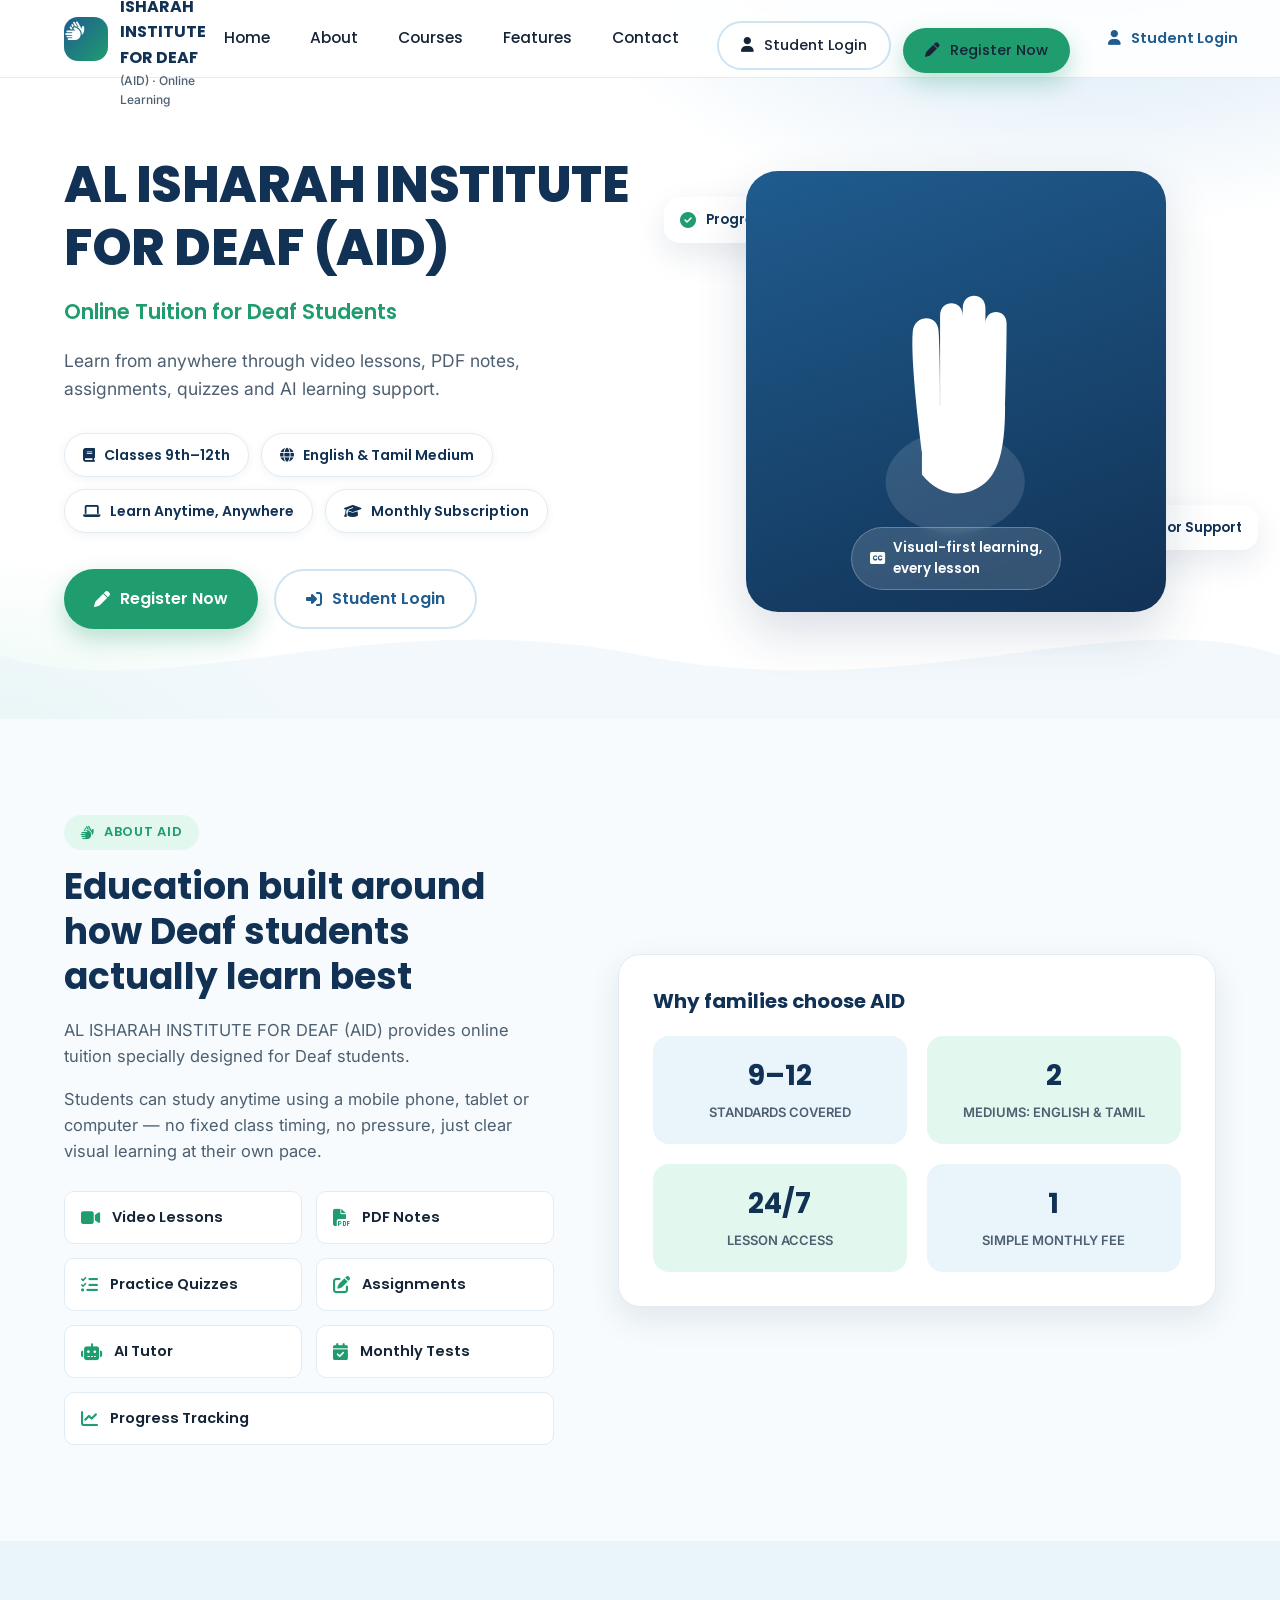
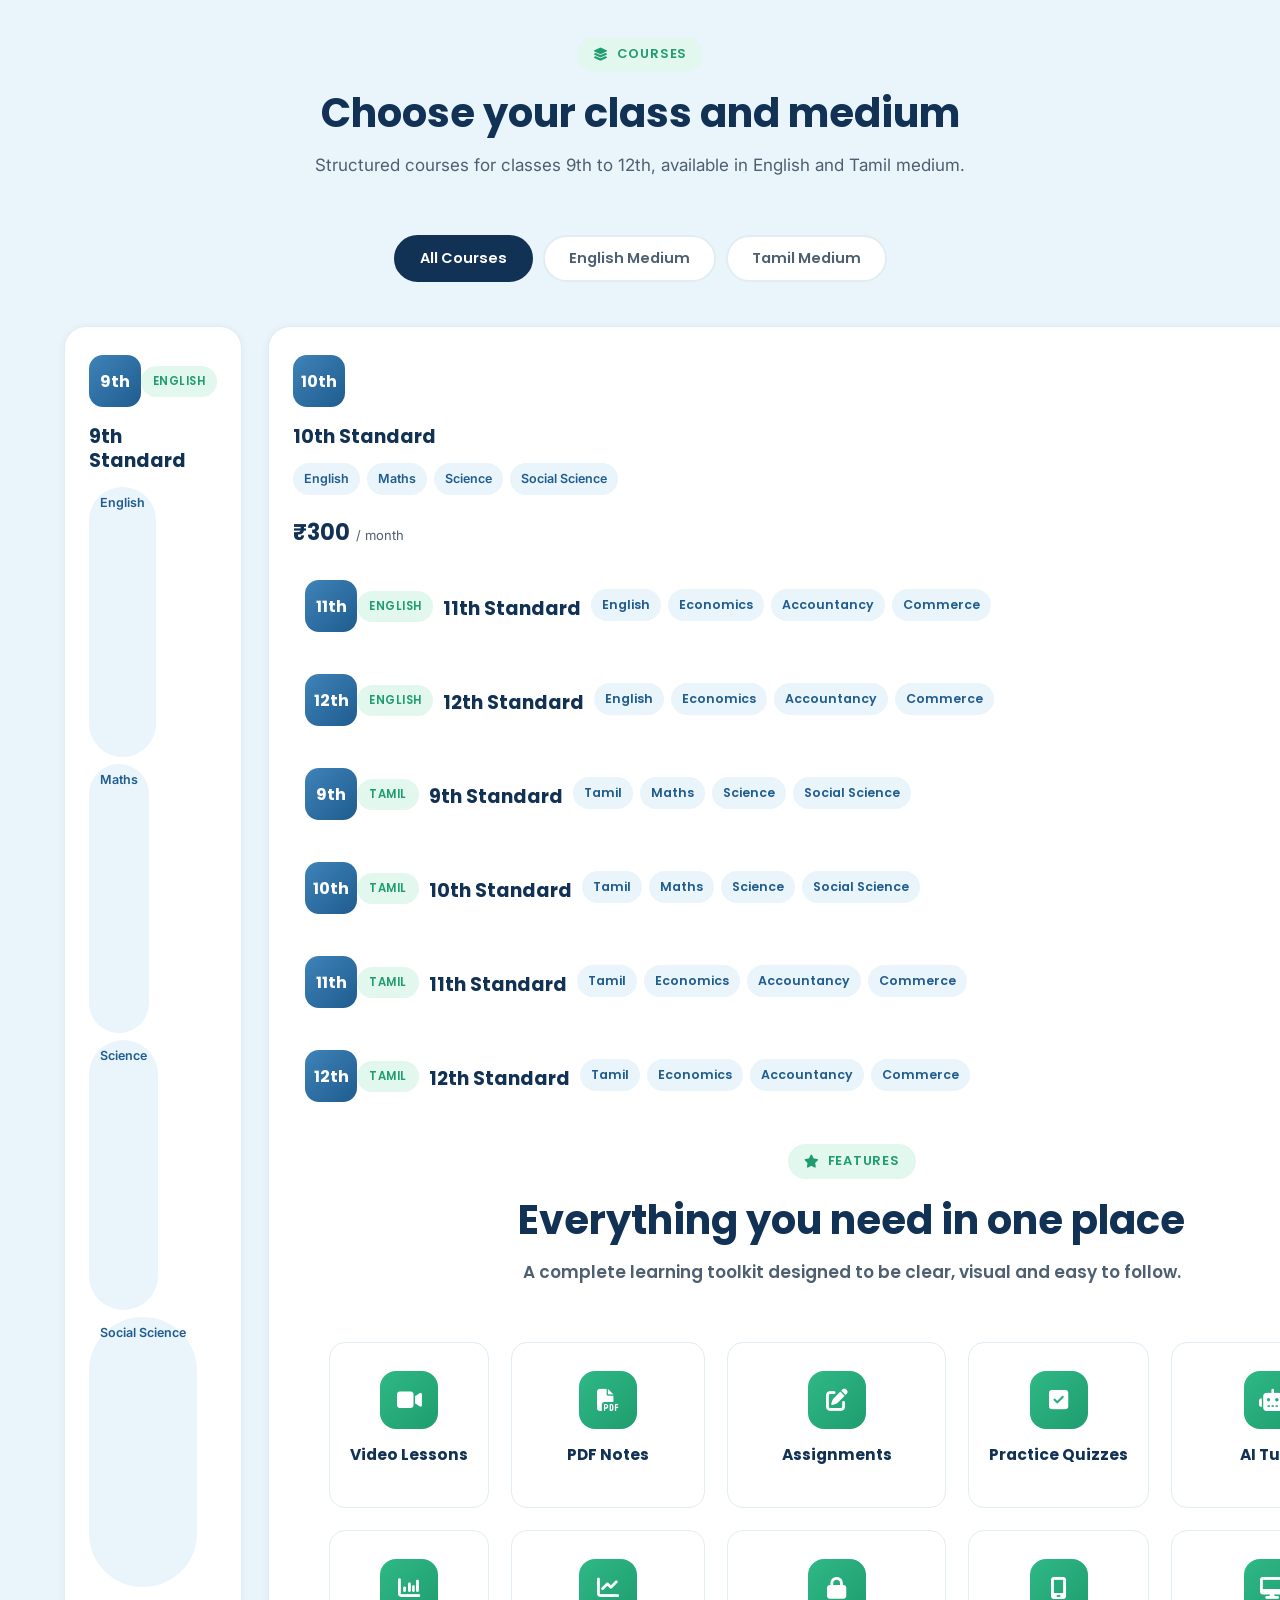
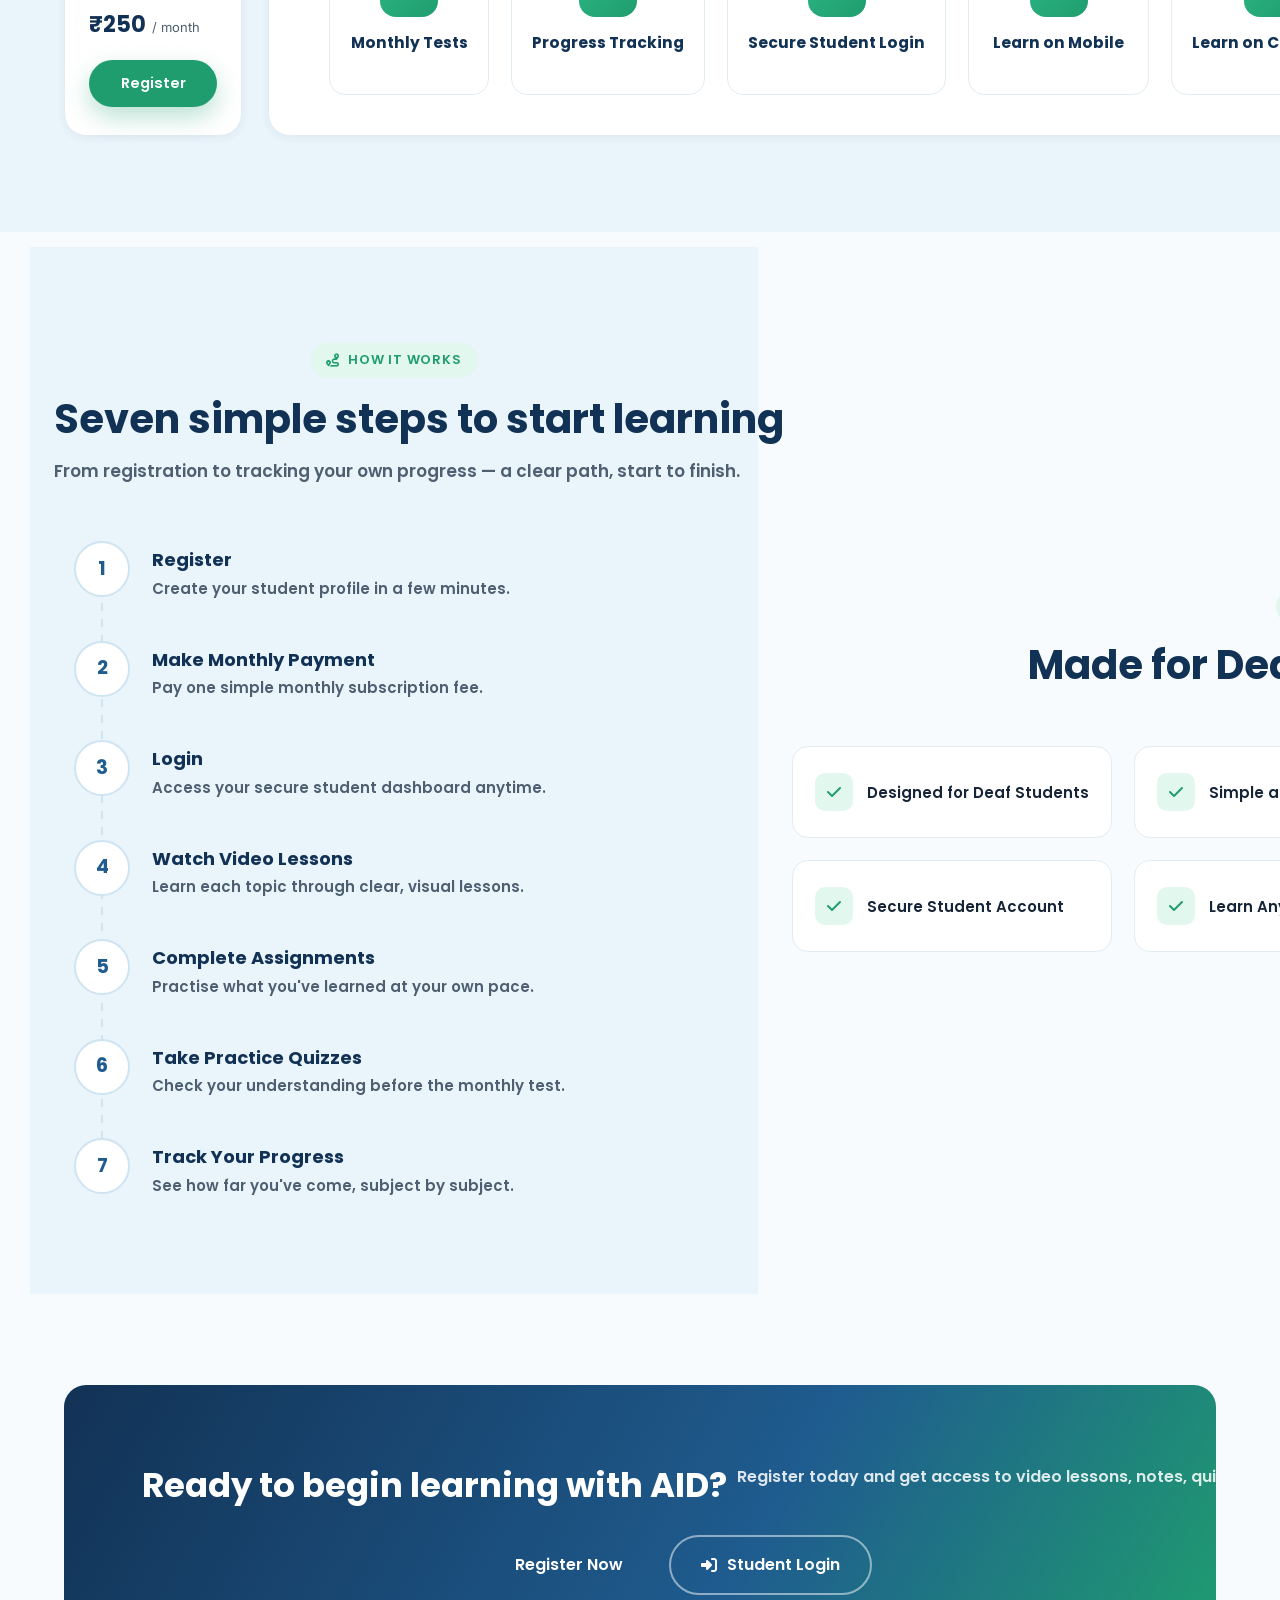
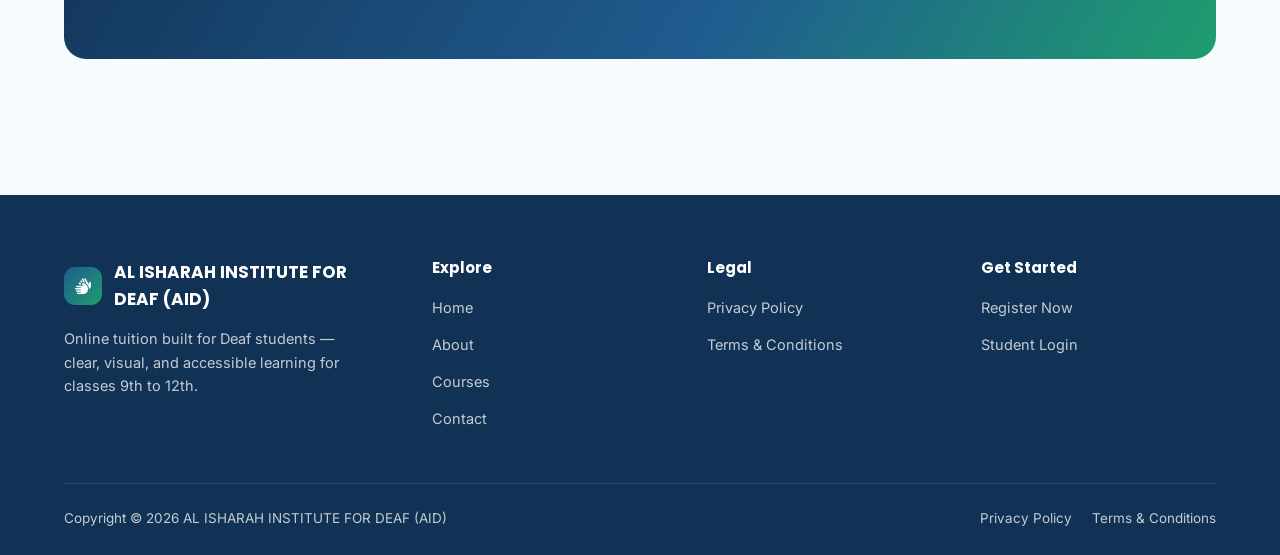
<file: index.html>
<!DOCTYPE html>
<html lang="en">
<head>
<meta charset="UTF-8">
<meta name="viewport" content="width=device-width, initial-scale=1.0">
<title>AL ISHARAH INSTITUTE FOR DEAF (AID) — Online Tuition for Deaf Students</title>
<meta name="description" content="AL ISHARAH INSTITUTE FOR DEAF (AID) — online tuition for Deaf students, classes 9th to 12th, English and Tamil medium. Video lessons, notes, quizzes and AI tutor support.">

<!-- Google Fonts: Poppins for headings (rounded, friendly, highly legible), Inter for body (accessible, clean) -->
<link rel="preconnect" href="https://fonts.googleapis.com">
<link rel="preconnect" href="https://fonts.gstatic.com" crossorigin>
<link href="https://fonts.googleapis.com/css2?family=Poppins:wght@500;600;700;800&family=Inter:wght@400;500;600;700&display=swap" rel="stylesheet">

<!-- Font Awesome -->
<link rel="stylesheet" href="https://cdnjs.cloudflare.com/ajax/libs/font-awesome/6.5.1/css/all.min.css">

<style>
/* ===================================================================
   1. DESIGN TOKENS
=================================================================== */
:root{
  /* Colors */
  --blue-900:#123255;
  --blue-700:#1f5c8f;
  --blue-500:#3f83b8;
  --blue-200:#cfe4f3;
  --blue-100:#eaf4fb;
  --green-600:#1f9d6f;
  --green-500:#2fb886;
  --green-100:#e2f7ee;
  --white:#ffffff;
  --ink:#152436;
  --ink-soft:#4d5f70;
  --line:#e1ecf3;
  --bg:#f7fbfd;

  /* Type */
  --font-head:'Poppins', sans-serif;
  --font-body:'Inter', sans-serif;

  /* Radius / shadow */
  --r-lg:22px;
  --r-md:16px;
  --r-sm:10px;
  --shadow-sm:0 2px 10px rgba(18,50,85,0.06);
  --shadow-md:0 12px 32px rgba(18,50,85,0.10);
  --shadow-lg:0 20px 50px rgba(18,50,85,0.16);

  --header-h:78px;
}

*{ margin:0; padding:0; box-sizing:border-box; }
html{ scroll-behavior:smooth; }

@media (prefers-reduced-motion: reduce){
  html{ scroll-behavior:auto; }
  *, *::before, *::after{ animation-duration:0.001ms !important; animation-iteration-count:1 !important; transition-duration:0.001ms !important; scroll-behavior:auto !important; }
}

body{
  font-family:var(--font-body);
  color:var(--ink);
  background:var(--bg);
  line-height:1.6;
  font-size:17px;
  -webkit-font-smoothing:antialiased;
}

img{ max-width:100%; display:block; }
a{ text-decoration:none; color:inherit; }
ul{ list-style:none; }
button{ font-family:inherit; cursor:pointer; border:none; background:none; }

h1,h2,h3,h4{ font-family:var(--font-head); color:var(--blue-900); line-height:1.25; }

.container{ width:100%; max-width:1200px; margin:0 auto; padding:0 24px; }

/* visible keyboard focus everywhere — important for accessibility */
a:focus-visible, button:focus-visible, input:focus-visible{
  outline:3px solid var(--green-600);
  outline-offset:3px;
  border-radius:6px;
}

.eyebrow{
  display:inline-flex; align-items:center; gap:8px;
  font-family:var(--font-head); font-weight:600; font-size:13px;
  letter-spacing:.06em; text-transform:uppercase;
  color:var(--green-600);
  background:var(--green-100);
  padding:7px 16px; border-radius:100px;
  margin-bottom:16px;
}

.section{ padding:96px 0; }
.section-head{ text-align:center; max-width:680px; margin:0 auto 56px; }
.section-head h2{ font-size:clamp(28px,4vw,40px); margin-bottom:14px; }
.section-head p{ color:var(--ink-soft); font-size:17px; }

.section-alt{ background:var(--blue-100); }

/* Buttons */
.btn{
  display:inline-flex; align-items:center; justify-content:center; gap:10px;
  font-family:var(--font-head); font-weight:600; font-size:16px;
  padding:15px 30px; border-radius:100px;
  transition:transform .25s ease, box-shadow .25s ease, background .25s ease;
  white-space:nowrap;
}
.btn-primary{ background:var(--green-600); color:var(--white); box-shadow:0 10px 24px rgba(31,157,111,.30); }
.btn-primary:hover{ background:var(--green-500); transform:translateY(-3px); box-shadow:0 14px 30px rgba(31,157,111,.38); }
.btn-outline{ background:var(--white); color:var(--blue-700); border:2px solid var(--blue-200); }
.btn-outline:hover{ border-color:var(--blue-500); transform:translateY(-3px); box-shadow:var(--shadow-md); }
.btn-ghost{ color:var(--blue-700); font-weight:600; }
.btn-block{ width:100%; }

/* ===================================================================
   2. SCROLL REVEAL
=================================================================== */
.reveal{ opacity:0; transform:translateY(28px); transition:opacity .7s ease, transform .7s ease; }
.reveal.in{ opacity:1; transform:translateY(0); }

/* ===================================================================
   3. PRELOADER — signature motif: a soundwave settles into a calm,
   steady line, then resolves into the AID mark. It represents the
   institute's core idea: turning sound-based learning into a clear,
   visual, steady experience.
=================================================================== */
#preloader{
  position:fixed; inset:0; z-index:9999;
  background:var(--blue-900);
  display:flex; align-items:center; justify-content:center; flex-direction:column; gap:22px;
  transition:opacity .6s ease, visibility .6s ease;
}
#preloader.hidden{ opacity:0; visibility:hidden; pointer-events:none; }
.pre-mark{ font-family:var(--font-head); font-weight:700; color:var(--white); font-size:20px; letter-spacing:.04em; }
.pre-wave{ width:180px; height:60px; }
.pre-wave path{
  fill:none; stroke:var(--green-500); stroke-width:4; stroke-linecap:round;
  stroke-dasharray:400; stroke-dashoffset:400;
  animation:preDraw 1.6s ease forwards infinite alternate;
}
@keyframes preDraw{ to{ stroke-dashoffset:0; } }

/* ===================================================================
   4. HEADER
=================================================================== */
header{
  position:fixed; top:0; left:0; right:0; z-index:1000;
  height:var(--header-h);
  background:rgba(255,255,255,.9);
  backdrop-filter:blur(10px);
  border-bottom:1px solid var(--line);
  transition:box-shadow .3s ease, background .3s ease;
}
header.scrolled{ box-shadow:var(--shadow-sm); background:rgba(255,255,255,.98); }

.nav-wrap{
  height:100%; display:flex; align-items:center; justify-content:space-between; gap:16px;
}
.logo{
  display:flex; align-items:center; gap:12px;
  font-family:var(--font-head); font-weight:700; font-size:16px; color:var(--blue-900);
}
.logo-badge{
  width:44px; height:44px; border-radius:14px; flex:none;
  background:linear-gradient(135deg, var(--blue-700), var(--green-600));
  display:flex; align-items:center; justify-content:center;
  color:var(--white); font-size:19px;
}
.logo span{ display:block; }
.logo small{ display:block; font-family:var(--font-body); font-weight:500; color:var(--ink-soft); font-size:12px; }

.nav-menu{ display:flex; align-items:center; gap:36px; }
.nav-menu a{
  font-family:var(--font-head); font-weight:500; font-size:15.5px; color:var(--ink);
  position:relative; padding:6px 2px;
}
.nav-menu a::after{
  content:''; position:absolute; left:0; bottom:-2px; width:0; height:2px;
  background:var(--green-600); transition:width .25s ease;
}
.nav-menu a:hover::after, .nav-menu a:focus-visible::after{ width:100%; }

.nav-actions{ display:flex; align-items:center; gap:12px; }
.nav-actions .btn{ padding:11px 22px; font-size:14.5px; }

.burger{
  display:none; width:46px; height:46px; align-items:center; justify-content:center;
  border-radius:12px; background:var(--blue-100); color:var(--blue-700); font-size:20px;
}

@media (max-width:960px){
  .nav-menu{
    position:fixed; top:var(--header-h); left:0; right:0;
    background:var(--white); flex-direction:column; align-items:stretch;
    gap:0; padding:8px 24px 20px; border-bottom:1px solid var(--line);
    transform:translateY(-12px); opacity:0; visibility:hidden;
    transition:all .3s ease;
  }
  .nav-menu.open{ transform:translateY(0); opacity:1; visibility:visible; }
  .nav-menu a{ padding:14px 4px; border-bottom:1px solid var(--line); }
  .nav-menu a::after{ display:none; }
  .nav-actions .btn-ghost{ display:none; }
  .burger{ display:flex; }
  .logo small{ display:none; }
}
@media (max-width:600px){
  .nav-actions .btn span{ display:none; }
  .nav-actions .btn{ padding:11px 16px; }
}

/* ===================================================================
   5. HERO
=================================================================== */
.hero{
  position:relative; overflow:hidden;
  padding:calc(var(--header-h) + 76px) 0 90px;
  background:
    radial-gradient(900px 500px at 85% -10%, var(--blue-200) 0%, transparent 60%),
    radial-gradient(700px 400px at -5% 110%, var(--green-100) 0%, transparent 60%),
    var(--white);
}
.hero-wave-bg{ position:absolute; left:0; right:0; bottom:0; width:100%; opacity:.55; }
.hero-grid{
  display:grid; grid-template-columns:1.05fr .95fr; gap:56px; align-items:center;
  position:relative; z-index:2;
}
.hero-copy h1{
  font-size:clamp(32px,4.2vw,50px); font-weight:800; letter-spacing:-.01em; margin-bottom:16px;
}
.hero-copy .subtitle{
  font-family:var(--font-head); font-weight:600; color:var(--green-600); font-size:clamp(17px,2vw,21px);
  margin-bottom:18px;
}
.hero-copy p.desc{ color:var(--ink-soft); font-size:17.5px; max-width:540px; margin-bottom:30px; }

.badges{ display:flex; flex-wrap:wrap; gap:12px; margin-bottom:36px; }
.badge{
  display:flex; align-items:center; gap:9px;
  background:var(--white); border:1px solid var(--line); border-radius:100px;
  padding:10px 18px; font-family:var(--font-head); font-weight:600; font-size:14px; color:var(--blue-900);
  box-shadow:var(--shadow-sm);
  transition:transform .25s ease, box-shadow .25s ease;
}
.badge:hover{ transform:translateY(-3px); box-shadow:var(--shadow-md); }

.hero-cta{ display:flex; flex-wrap:wrap; gap:16px; }

/* Hero visual: signing hand illustration, gently waving — plain,
   respectful visual anchor rather than a stock photo */
.hero-visual{ position:relative; display:flex; align-items:center; justify-content:center; }
.hero-card{
  position:relative; width:100%; max-width:420px; aspect-ratio:1/1.05;
  background:linear-gradient(160deg, var(--blue-700), var(--blue-900));
  border-radius:32px; box-shadow:var(--shadow-lg);
  display:flex; align-items:center; justify-content:center; overflow:hidden;
}
.hero-card svg{ width:72%; }
.hero-hand{ transform-origin:80% 85%; animation:wave 2.6s ease-in-out infinite; }
@keyframes wave{
  0%,100%{ transform:rotate(0deg); }
  25%{ transform:rotate(-14deg); }
  50%{ transform:rotate(0deg); }
  75%{ transform:rotate(-8deg); }
}
.hero-caption-chip{
  position:absolute; left:50%; bottom:22px; transform:translateX(-50%);
  background:rgba(255,255,255,.14); backdrop-filter:blur(6px);
  color:var(--white); font-family:var(--font-head); font-weight:600; font-size:13.5px;
  padding:9px 18px; border-radius:100px; border:1px solid rgba(255,255,255,.25);
  display:flex; align-items:center; gap:8px;
}
.float-chip{
  position:absolute; background:var(--white); border-radius:16px; box-shadow:var(--shadow-md);
  padding:12px 16px; display:flex; align-items:center; gap:10px;
  font-family:var(--font-head); font-weight:600; font-size:13.5px; color:var(--blue-900);
  animation:floaty 4.5s ease-in-out infinite;
}
.float-chip i{ color:var(--green-600); font-size:16px; }
.chip-1{ top:6%; left:-6%; animation-delay:0s; }
.chip-2{ bottom:14%; right:-8%; animation-delay:1.4s; }
@keyframes floaty{ 0%,100%{ transform:translateY(0); } 50%{ transform:translateY(-10px); } }

@media (max-width:960px){
  .hero-grid{ grid-template-columns:1fr; }
  .hero-visual{ order:-1; }
  .float-chip{ display:none; }
}

/* ===================================================================
   6. ABOUT
=================================================================== */
.about-grid{ display:grid; grid-template-columns:.9fr 1.1fr; gap:64px; align-items:center; }
.about-copy p{ color:var(--ink-soft); margin-bottom:16px; font-size:16.5px; }
.about-copy .eyebrow{ margin-bottom:14px; }
.about-copy h2{ font-size:clamp(26px,3.4vw,36px); margin-bottom:18px; }

.learn-list{ display:grid; grid-template-columns:1fr 1fr; gap:14px; margin-top:26px; }
.learn-item{
  display:flex; align-items:center; gap:12px;
  background:var(--white); border:1px solid var(--line); border-radius:var(--r-sm);
  padding:14px 16px; font-family:var(--font-head); font-weight:600; font-size:14.5px;
  transition:transform .25s ease, box-shadow .25s ease, border-color .25s ease;
}
.learn-item:hover{ transform:translateY(-3px); box-shadow:var(--shadow-sm); border-color:var(--blue-200); }
.learn-item i{ color:var(--green-600); font-size:17px; flex:none; }

.about-visual{ position:relative; }
.about-panel{
  background:var(--white); border:1px solid var(--line); border-radius:var(--r-lg);
  box-shadow:var(--shadow-md); padding:34px; position:relative;
}
.about-stats{ display:grid; grid-template-columns:1fr 1fr; gap:20px; }
.stat{ text-align:center; padding:18px 10px; border-radius:var(--r-md); background:var(--blue-100); }
.stat b{ display:block; font-family:var(--font-head); font-size:28px; color:var(--blue-900); }
.stat span{ font-size:13px; color:var(--ink-soft); font-weight:600; }
.stat.green{ background:var(--green-100); }

/* ===================================================================
   7. COURSES
=================================================================== */
.medium-toggle{
  display:flex; justify-content:center; gap:10px; margin-bottom:44px;
}
.medium-toggle button{
  font-family:var(--font-head); font-weight:600; font-size:14.5px;
  padding:11px 24px; border-radius:100px; border:2px solid var(--line); background:var(--white); color:var(--ink-soft);
  transition:all .25s ease;
}
.medium-toggle button.active{ background:var(--blue-900); border-color:var(--blue-900); color:var(--white); }

.course-grid{ display:grid; grid-template-columns:repeat(4,1fr); gap:26px; }
.course-card{
  background:var(--white); border:1px solid var(--line); border-radius:var(--r-lg);
  padding:28px 24px; box-shadow:var(--shadow-sm); display:flex; flex-direction:column;
  transition:transform .3s ease, box-shadow .3s ease, border-color .3s ease;
}
.course-card:hover{ transform:translateY(-8px); box-shadow:var(--shadow-lg); border-color:var(--blue-200); }
.course-top{ display:flex; align-items:center; justify-content:space-between; margin-bottom:18px; }
.course-class{
  width:52px; height:52px; border-radius:14px;
  background:linear-gradient(135deg, var(--blue-500), var(--blue-700));
  color:var(--white); font-family:var(--font-head); font-weight:700; font-size:16px;
  display:flex; align-items:center; justify-content:center;
}
.medium-tag{
  font-family:var(--font-head); font-weight:600; font-size:11.5px; text-transform:uppercase; letter-spacing:.04em;
  padding:6px 12px; border-radius:100px; background:var(--green-100); color:var(--green-600);
}
.course-card h3{ font-size:19px; margin-bottom:14px; }
.subject-list{ display:flex; flex-wrap:wrap; gap:7px; margin-bottom:20px; flex:1; }
.subject-list span{
  font-size:12.5px; font-weight:600; color:var(--blue-700); background:var(--blue-100);
  padding:6px 11px; border-radius:100px;
}
.course-fee{ display:flex; align-items:baseline; gap:6px; margin-bottom:18px; }
.course-fee b{ font-family:var(--font-head); font-size:22px; color:var(--blue-900); }
.course-fee span{ font-size:13px; color:var(--ink-soft); }
.course-card .btn{ font-size:14.5px; padding:12px; }

@media (max-width:1080px){ .course-grid{ grid-template-columns:repeat(2,1fr); } }
@media (max-width:600px){ .course-grid{ grid-template-columns:1fr; } .about-grid{ grid-template-columns:1fr; } .learn-list{ grid-template-columns:1fr; } }

/* ===================================================================
   8. FEATURES
=================================================================== */
.feature-grid{ display:grid; grid-template-columns:repeat(5,1fr); gap:22px; }
.feature-card{
  background:var(--white); border:1px solid var(--line); border-radius:var(--r-md);
  padding:28px 20px; text-align:center;
  transition:transform .3s ease, box-shadow .3s ease, background .3s ease;
}
.feature-card:hover{ transform:translateY(-6px); box-shadow:var(--shadow-md); background:var(--blue-100); }
.feature-icon{
  width:58px; height:58px; border-radius:16px; margin:0 auto 16px;
  background:linear-gradient(135deg, var(--green-500), var(--green-600));
  color:var(--white); display:flex; align-items:center; justify-content:center; font-size:22px;
}
.feature-card h3{ font-size:15.5px; }
@media (max-width:960px){ .feature-grid{ grid-template-columns:repeat(3,1fr); } }
@media (max-width:600px){ .feature-grid{ grid-template-columns:repeat(2,1fr); } }

/* ===================================================================
   9. HOW IT WORKS — vertical timeline (a real ordered process)
=================================================================== */
.timeline{ max-width:640px; margin:0 auto; position:relative; }
.timeline::before{
  content:''; position:absolute; left:27px; top:14px; bottom:14px; width:2px;
  background:repeating-linear-gradient(to bottom, var(--blue-200) 0 8px, transparent 8px 16px);
}
.tl-item{ display:flex; gap:22px; padding-bottom:40px; position:relative; }
.tl-item:last-child{ padding-bottom:0; }
.tl-num{
  flex:none; width:56px; height:56px; border-radius:50%;
  background:var(--white); border:2px solid var(--blue-200);
  display:flex; align-items:center; justify-content:center;
  font-family:var(--font-head); font-weight:700; font-size:19px; color:var(--blue-700);
  z-index:1; transition:all .3s ease;
}
.tl-item:hover .tl-num{ background:var(--green-600); border-color:var(--green-600); color:var(--white); }
.tl-body{ padding-top:8px; }
.tl-body h3{ font-size:18px; margin-bottom:5px; }
.tl-body p{ color:var(--ink-soft); font-size:15px; }

/* ===================================================================
   10. WHY CHOOSE
=================================================================== */
.why-grid{ display:grid; grid-template-columns:repeat(4,1fr); gap:22px; }
.why-card{
  background:var(--white); border:1px solid var(--line); border-radius:var(--r-md);
  padding:26px 22px; display:flex; align-items:flex-start; gap:14px;
  transition:transform .3s ease, box-shadow .3s ease;
}
.why-card:hover{ transform:translateY(-5px); box-shadow:var(--shadow-md); }
.why-card i{
  flex:none; width:38px; height:38px; border-radius:10px; background:var(--green-100); color:var(--green-600);
  display:flex; align-items:center; justify-content:center; font-size:16px;
}
.why-card span{ font-family:var(--font-head); font-weight:600; font-size:15px; padding-top:8px; }
@media (max-width:960px){ .why-grid{ grid-template-columns:repeat(2,1fr); } }
@media (max-width:600px){ .why-grid{ grid-template-columns:1fr; } }

/* ===================================================================
   11. CONTACT
=================================================================== */
.contact-grid{ display:grid; grid-template-columns:repeat(4,1fr); gap:22px; }
.contact-card{
  background:var(--white); border:1px solid var(--line); border-radius:var(--r-lg);
  padding:30px 22px; text-align:center;
  transition:transform .3s ease, box-shadow .3s ease, border-color .3s ease;
}
.contact-card:hover{ transform:translateY(-6px); box-shadow:var(--shadow-md); border-color:var(--blue-200); }
.contact-icon{
  width:56px; height:56px; border-radius:50%; margin:0 auto 16px;
  background:var(--blue-100); color:var(--blue-700); display:flex; align-items:center; justify-content:center; font-size:21px;
}
.contact-card h3{ font-size:16px; margin-bottom:8px; }
.contact-card p{ color:var(--ink-soft); font-size:14.5px; }
@media (max-width:960px){ .contact-grid{ grid-template-columns:repeat(2,1fr); } }
@media (max-width:600px){ .contact-grid{ grid-template-columns:1fr; } }

/* ===================================================================
   12. FINAL CTA
=================================================================== */
.cta-band{
  background:linear-gradient(120deg, var(--blue-900), var(--blue-700) 60%, var(--green-600));
  border-radius:var(--r-lg); padding:64px 48px; text-align:center; color:var(--white);
  position:relative; overflow:hidden;
}
.cta-band h2{ color:var(--white); font-size:clamp(24px,3.4vw,34px); margin-bottom:14px; }
.cta-band p{ color:rgba(255,255,255,.85); max-width:520px; margin:0 auto 30px; }
.cta-actions{ display:flex; justify-content:center; gap:16px; flex-wrap:wrap; }
.cta-band .btn-outline{ background:transparent; color:var(--white); border-color:rgba(255,255,255,.5); }
.cta-band .btn-outline:hover{ background:rgba(255,255,255,.12); border-color:var(--white); }

/* ===================================================================
   13. FOOTER
=================================================================== */
footer{ background:var(--blue-900); color:rgba(255,255,255,.75); padding:64px 0 26px; margin-top:40px; }
.footer-grid{ display:grid; grid-template-columns:1.4fr 1fr 1fr 1fr; gap:40px; padding-bottom:40px; border-bottom:1px solid rgba(255,255,255,.12); }
.footer-brand{ display:flex; align-items:center; gap:12px; color:var(--white); font-family:var(--font-head); font-weight:700; margin-bottom:14px; }
.footer-brand .logo-badge{ width:38px; height:38px; font-size:16px; border-radius:11px; }
.footer-col h4{ color:var(--white); font-size:15px; margin-bottom:16px; }
.footer-col ul li{ margin-bottom:10px; }
.footer-col a{ font-size:14.5px; transition:color .2s ease; }
.footer-col a:hover{ color:var(--white); }
.footer-bottom{ display:flex; justify-content:space-between; align-items:center; flex-wrap:wrap; gap:10px; padding-top:24px; font-size:13.5px; }
.footer-legal{ display:flex; gap:20px; }
@media (max-width:800px){ .footer-grid{ grid-template-columns:1fr 1fr; } }
@media (max-width:520px){ .footer-grid{ grid-template-columns:1fr; } }

/* ===================================================================
   14. BACK TO TOP
=================================================================== */
#backToTop{
  position:fixed; right:24px; bottom:24px; z-index:900;
  width:52px; height:52px; border-radius:50%;
  background:var(--green-600); color:var(--white); font-size:18px;
  display:flex; align-items:center; justify-content:center;
  box-shadow:var(--shadow-md);
  opacity:0; visibility:hidden; transform:translateY(12px);
  transition:all .3s ease;
}
#backToTop.show{ opacity:1; visibility:visible; transform:translateY(0); }
#backToTop:hover{ background:var(--green-500); transform:translateY(-4px); }

/* Utility */
.text-center{ text-align:center; }
</style>
</head>
<body>

<!-- ===================================================================
     PRELOADER
=================================================================== -->
<div id="preloader" aria-hidden="true">
  <svg class="pre-wave" viewBox="0 0 200 60" xmlns="http://www.w3.org/2000/svg">
    <path d="M0 30 Q10 5, 20 30 T 40 30 T 60 30 Q 80 5, 100 30 T 130 30 Q160 30 200 30" />
  </svg>
  <div class="pre-mark">AL ISHARAH INSTITUTE FOR DEAF</div>
</div>

<!-- ===================================================================
     HEADER
=================================================================== -->
<header id="siteHeader">
  <div class="container nav-wrap">
    <a href="#home" class="logo">
      <span class="logo-badge"><i class="fa-solid fa-hands"></i></span>
      <span>
        AL ISHARAH INSTITUTE FOR DEAF
        <small>(AID) &middot; Online Learning</small>
      </span>
    </a>

    <nav class="nav-menu" id="navMenu">
      <a href="#home">Home</a>
      <a href="#about">About</a>
      <a href="#courses">Courses</a>
      <a href="#features">Features</a>
      <a href="#contact">Contact</a>
      <div class="nav-actions" style="margin-top:14px;">
        <a href="#" class="btn btn-outline btn-block"><i class="fa-solid fa-user"></i> Student Login</a>
        <a href="register.html" class="btn btn-primary btn-block" style="margin-top:10px;"><i class="fa-solid fa-pen"></i> Register Now</a>
      </div>
    </nav>

    <div class="nav-actions">
      <a href="#" class="btn btn-ghost"><i class="fa-solid fa-user"></i> <span>Student Login</span></a>
      <a href="register.html" class="btn btn-primary><i class="fa-solid fa-pen"></i> <span>Register Now</span></a>
    </div>

    <button class="burger" id="burgerBtn" aria-label="Open menu" aria-expanded="false" aria-controls="navMenu">
      <i class="fa-solid fa-bars"></i>
    </button>
  </div>
</header>

<!-- ===================================================================
     HERO
=================================================================== -->
<section class="hero" id="home">
  <div class="container hero-grid">
    <div class="hero-copy reveal">
      <h1>AL ISHARAH INSTITUTE FOR DEAF (AID)</h1>
      <p class="subtitle">Online Tuition for Deaf Students</p>
      <p class="desc">Learn from anywhere through video lessons, PDF notes, assignments, quizzes and AI learning support.</p>

      <div class="badges">
        <span class="badge"><i class="fa-solid fa-book"></i> Classes 9th–12th</span>
        <span class="badge"><i class="fa-solid fa-globe"></i> English &amp; Tamil Medium</span>
        <span class="badge"><i class="fa-solid fa-laptop"></i> Learn Anytime, Anywhere</span>
        <span class="badge"><i class="fa-solid fa-graduation-cap"></i> Monthly Subscription</span>
      </div>

      <div class="hero-cta">
        <a href="register.html" class="btn btn-primary"><i class="fa-solid fa-pen"></i> Register Now</a>
        <a href="#" class="btn btn-outline"><i class="fa-solid fa-right-to-bracket"></i> Student Login</a>
      </div>
    </div>

    <div class="hero-visual reveal">
      <div class="float-chip chip-1"><i class="fa-solid fa-circle-check"></i> Progress Tracked Daily</div>
      <div class="float-chip chip-2"><i class="fa-solid fa-robot"></i> AI Tutor Support</div>
      <div class="hero-card">
        <!-- Simple signing-hand illustration, gently waving -->
        <svg viewBox="0 0 200 220" xmlns="http://www.w3.org/2000/svg" aria-hidden="true">
          <g class="hero-hand">
            <ellipse cx="100" cy="170" rx="46" ry="34" fill="#ffffff" opacity="0.12"/>
            <path d="M78 150 C78 150 70 90 72 70 C73 60 88 58 89 70 C90 85 90 120 90 120 L90 60 C90 49 105 49 105 60 L105 120 L105 55 C105 44 120 44 120 55 L120 120 L120 65 C120 55 134 55 134 65 C134 85 133 120 133 120 C133 150 128 165 118 172 C104 182 88 178 78 165 Z"
                  fill="#ffffff"/>
          </g>
        </svg>
        <div class="hero-caption-chip"><i class="fa-solid fa-closed-captioning"></i> Visual-first learning, every lesson</div>
      </div>
    </div>
  </div>

  <svg class="hero-wave-bg" viewBox="0 0 1200 120" preserveAspectRatio="none" aria-hidden="true">
    <path d="M0,60 C150,110 350,10 600,60 C850,110 1050,10 1200,60 L1200,120 L0,120 Z" fill="#eaf4fb"/>
  </svg>
</section>

<!-- ===================================================================
     ABOUT
=================================================================== -->
<section class="section" id="about">
  <div class="container about-grid">
    <div class="about-copy reveal">
      <span class="eyebrow"><i class="fa-solid fa-hands"></i> About AID</span>
      <h2>Education built around how Deaf students actually learn best</h2>
      <p>AL ISHARAH INSTITUTE FOR DEAF (AID) provides online tuition specially designed for Deaf students.</p>
      <p>Students can study anytime using a mobile phone, tablet or computer — no fixed class timing, no pressure, just clear visual learning at their own pace.</p>

      <div class="learn-list">
        <div class="learn-item"><i class="fa-solid fa-video"></i> Video Lessons</div>
        <div class="learn-item"><i class="fa-solid fa-file-pdf"></i> PDF Notes</div>
        <div class="learn-item"><i class="fa-solid fa-list-check"></i> Practice Quizzes</div>
        <div class="learn-item"><i class="fa-solid fa-pen-to-square"></i> Assignments</div>
        <div class="learn-item"><i class="fa-solid fa-robot"></i> AI Tutor</div>
        <div class="learn-item"><i class="fa-solid fa-calendar-check"></i> Monthly Tests</div>
        <div class="learn-item" style="grid-column:1/-1;"><i class="fa-solid fa-chart-line"></i> Progress Tracking</div>
      </div>
    </div>

    <div class="about-visual reveal">
      <div class="about-panel">
        <h3 style="margin-bottom:22px;">Why families choose AID</h3>
        <div class="about-stats">
          <div class="stat"><b>9–12</b><span>STANDARDS COVERED</span></div>
          <div class="stat green"><b>2</b><span>MEDIUMS: ENGLISH &amp; TAMIL</span></div>
          <div class="stat green"><b>24/7</b><span>LESSON ACCESS</span></div>
          <div class="stat"><b>1</b><span>SIMPLE MONTHLY FEE</span></div>
        </div>
      </div>
    </div>
  </div>
</section>

<!-- ===================================================================
     COURSES
=================================================================== -->
<section class="section section-alt" id="courses">
  <div class="container">
    <div class="section-head reveal">
      <span class="eyebrow"><i class="fa-solid fa-layer-group"></i> Courses</span>
      <h2>Choose your class and medium</h2>
      <p>Structured courses for classes 9th to 12th, available in English and Tamil medium.</p>
    </div>

    <div class="medium-toggle reveal">
      <button class="active" data-filter="all">All Courses</button>
      <button data-filter="english">English Medium</button>
      <button data-filter="tamil">Tamil Medium</button>
    </div>

    <div class="course-grid" id="courseGrid">

      <div class="course-card reveal" data-medium="english">
        <div class="course-top"><span class="course-class">9th</span><span class="medium-tag">English</span></div>
        <h3>9th Standard</h3>
        <div class="subject-list"><span>English</span><span>Maths</span><span>Science</span><span>Social Science</span></div>
        <div class="course-fee"><b>₹250</b><span>/ month</span></div>
        <a href="register.html" class="btn btn-primary">Register</a>
      </div>

      <div class="course-card reveal" data-medium="english">
        <div class="course-top"><span class="course-class">10th</span><span class="medium-tag">English</span></div>
        <h3>10th Standard</h3>
        <div class="subject-list"><span>English</span><span>Maths</span><span>Science</span><span>Social Science</span></div>
        <div class="course-fee"><b>₹300</b><span>/ month</span></div>
        <a href="register.html" class="btn btn-primary>Register</a>
      </div>

      <div class="course-card reveal" data-medium="english">
        <div class="course-top"><span class="course-class">11th</span><span class="medium-tag">English</span></div>
        <h3>11th Standard</h3>
        <div class="subject-list"><span>English</span><span>Economics</span><span>Accountancy</span><span>Commerce</span></div>
        <div class="course-fee"><b>₹300</b><span>/ month</span></div>
        <a href="register.html" class="btn btn-primary>Register</a>
      </div>

      <div class="course-card reveal" data-medium="english">
        <div class="course-top"><span class="course-class">12th</span><span class="medium-tag">English</span></div>
        <h3>12th Standard</h3>
        <div class="subject-list"><span>English</span><span>Economics</span><span>Accountancy</span><span>Commerce</span></div>
        <div class="course-fee"><b>₹350</b><span>/ month</span></div>
        <a href="register.html" class="btn btn-primary>Register</a>
      </div>

      <div class="course-card reveal" data-medium="tamil">
        <div class="course-top"><span class="course-class">9th</span><span class="medium-tag">Tamil</span></div>
        <h3>9th Standard</h3>
        <div class="subject-list"><span>Tamil</span><span>Maths</span><span>Science</span><span>Social Science</span></div>
        <div class="course-fee"><b>₹250</b><span>/ month</span></div>
        <a href="register.html" class="btn btn-primary>Register</a>
      </div>

      <div class="course-card reveal" data-medium="tamil">
        <div class="course-top"><span class="course-class">10th</span><span class="medium-tag">Tamil</span></div>
        <h3>10th Standard</h3>
        <div class="subject-list"><span>Tamil</span><span>Maths</span><span>Science</span><span>Social Science</span></div>
        <div class="course-fee"><b>₹300</b><span>/ month</span></div>
        <a href="register.html" class="btn btn-primary>Register</a>
      </div>

      <div class="course-card reveal" data-medium="tamil">
        <div class="course-top"><span class="course-class">11th</span><span class="medium-tag">Tamil</span></div>
        <h3>11th Standard</h3>
        <div class="subject-list"><span>Tamil</span><span>Economics</span><span>Accountancy</span><span>Commerce</span></div>
        <div class="course-fee"><b>₹300</b><span>/ month</span></div>
        <a href="register.html" class="btn btn-primary>Register</a>
      </div>

      <div class="course-card reveal" data-medium="tamil">
        <div class="course-top"><span class="course-class">12th</span><span class="medium-tag">Tamil</span></div>
        <h3>12th Standard</h3>
        <div class="subject-list"><span>Tamil</span><span>Economics</span><span>Accountancy</span><span>Commerce</span></div>
        <div class="course-fee"><b>₹350</b><span>/ month</span></div>
        <a href="register.html" class="btn btn-primary>Register</a>
      </div>

    </div>
  </div>
</section>

<!-- ===================================================================
     FEATURES
=================================================================== -->
<section class="section" id="features">
  <div class="container">
    <div class="section-head reveal">
      <span class="eyebrow"><i class="fa-solid fa-star"></i> Features</span>
      <h2>Everything you need in one place</h2>
      <p>A complete learning toolkit designed to be clear, visual and easy to follow.</p>
    </div>

    <div class="feature-grid">
      <div class="feature-card reveal"><div class="feature-icon"><i class="fa-solid fa-video"></i></div><h3>Video Lessons</h3></div>
      <div class="feature-card reveal"><div class="feature-icon"><i class="fa-solid fa-file-pdf"></i></div><h3>PDF Notes</h3></div>
      <div class="feature-card reveal"><div class="feature-icon"><i class="fa-solid fa-pen-to-square"></i></div><h3>Assignments</h3></div>
      <div class="feature-card reveal"><div class="feature-icon"><i class="fa-solid fa-square-check"></i></div><h3>Practice Quizzes</h3></div>
      <div class="feature-card reveal"><div class="feature-icon"><i class="fa-solid fa-robot"></i></div><h3>AI Tutor</h3></div>
      <div class="feature-card reveal"><div class="feature-icon"><i class="fa-solid fa-chart-column"></i></div><h3>Monthly Tests</h3></div>
      <div class="feature-card reveal"><div class="feature-icon"><i class="fa-solid fa-chart-line"></i></div><h3>Progress Tracking</h3></div>
      <div class="feature-card reveal"><div class="feature-icon"><i class="fa-solid fa-lock"></i></div><h3>Secure Student Login</h3></div>
      <div class="feature-card reveal"><div class="feature-icon"><i class="fa-solid fa-mobile-screen"></i></div><h3>Learn on Mobile</h3></div>
      <div class="feature-card reveal"><div class="feature-icon"><i class="fa-solid fa-desktop"></i></div><h3>Learn on Computer</h3></div>
    </div>
  </div>
</section>

<!-- ===================================================================
     HOW IT WORKS
=================================================================== -->
<section class="section section-alt">
  <div class="container">
    <div class="section-head reveal">
      <span class="eyebrow"><i class="fa-solid fa-route"></i> How It Works</span>
      <h2>Seven simple steps to start learning</h2>
      <p>From registration to tracking your own progress — a clear path, start to finish.</p>
    </div>

    <div class="timeline">
      <div class="tl-item reveal"><div class="tl-num">1</div><div class="tl-body"><h3>Register</h3><p>Create your student profile in a few minutes.</p></div></div>
      <div class="tl-item reveal"><div class="tl-num">2</div><div class="tl-body"><h3>Make Monthly Payment</h3><p>Pay one simple monthly subscription fee.</p></div></div>
      <div class="tl-item reveal"><div class="tl-num">3</div><div class="tl-body"><h3>Login</h3><p>Access your secure student dashboard anytime.</p></div></div>
      <div class="tl-item reveal"><div class="tl-num">4</div><div class="tl-body"><h3>Watch Video Lessons</h3><p>Learn each topic through clear, visual lessons.</p></div></div>
      <div class="tl-item reveal"><div class="tl-num">5</div><div class="tl-body"><h3>Complete Assignments</h3><p>Practise what you've learned at your own pace.</p></div></div>
      <div class="tl-item reveal"><div class="tl-num">6</div><div class="tl-body"><h3>Take Practice Quizzes</h3><p>Check your understanding before the monthly test.</p></div></div>
      <div class="tl-item reveal"><div class="tl-num">7</div><div class="tl-body"><h3>Track Your Progress</h3><p>See how far you've come, subject by subject.</p></div></div>
    </div>
  </div>
</section>

<!-- ===================================================================
     WHY CHOOSE AID
=================================================================== -->
<section class="section">
  <div class="container">
    <div class="section-head reveal">
      <span class="eyebrow"><i class="fa-solid fa-heart"></i> Why Choose AID</span>
      <h2>Made for Deaf students, from the ground up</h2>
    </div>

    <div class="why-grid">
      <div class="why-card reveal"><i class="fa-solid fa-check"></i><span>Designed for Deaf Students</span></div>
      <div class="why-card reveal"><i class="fa-solid fa-check"></i><span>Simple and Easy Learning</span></div>
      <div class="why-card reveal"><i class="fa-solid fa-check"></i><span>AI Learning Support</span></div>
      <div class="why-card reveal"><i class="fa-solid fa-check"></i><span>Monthly Subscription</span></div>
      <div class="why-card reveal"><i class="fa-solid fa-check"></i><span>Secure Student Account</span></div>
      <div class="why-card reveal"><i class="fa-solid fa-check"></i><span>Learn Anytime</span></div>
      <div class="why-card reveal"><i class="fa-solid fa-check"></i><span>Mobile Friendly</span></div>
      <div class="why-card reveal"><i class="fa-solid fa-check"></i><span>Modern Online Education</span></div>
    </div>
  </div>
</section>

<!-- ===================================================================
     CONTACT
=================================================================== -->
<section class="section section-alt" id="contact">
  <div class="container">
    <div class="section-head reveal">
      <span class="eyebrow"><i class="fa-solid fa-comments"></i> Contact</span>
      <h2>We're happy to help</h2>
      <p>Reach out through whichever way is easiest for you.</p>
    </div>

    <div class="contact-grid">
      <div class="contact-card reveal">
        <div class="contact-icon"><i class="fa-brands fa-whatsapp"></i></div>
        <h3>WhatsApp</h3>
        <p>Chat with our admissions team</p>
      </div>
      <div class="contact-card reveal">
        <div class="contact-icon"><i class="fa-solid fa-envelope"></i></div>
        <h3>Email</h3>
        <p>info@aid-institute.example</p>
      </div>
      <div class="contact-card reveal">
        <div class="contact-icon"><i class="fa-brands fa-youtube"></i></div>
        <h3>YouTube</h3>
        <p>Watch sample lessons</p>
      </div>
      <div class="contact-card reveal">
        <div class="contact-icon"><i class="fa-solid fa-location-dot"></i></div>
        <h3>Location</h3>
        <p>Tamil Nadu, India</p>
      </div>
    </div>
  </div>
</section>

<!-- ===================================================================
     FINAL CTA
=================================================================== -->
<section class="section" style="padding-top:0;">
  <div class="container">
    <div class="cta-band reveal">
      <h2>Ready to begin learning with AID?</h2>
      <p>Register today and get access to video lessons, notes, quizzes and AI tutor support — all in one place.</p>
      <div class="cta-actions">
        <a href="register.html" class="btn btn-primary><i class="fa-solid fa-pen"></i> Register Now</a>
        <a href="#" class="btn btn-outline"><i class="fa-solid fa-right-to-bracket"></i> Student Login</a>
      </div>
    </div>
  </div>
</section>

<!-- ===================================================================
     FOOTER
=================================================================== -->
<footer>
  <div class="container">
    <div class="footer-grid">
      <div>
        <div class="footer-brand">
          <span class="logo-badge"><i class="fa-solid fa-hands"></i></span>
          AL ISHARAH INSTITUTE FOR DEAF (AID)
        </div>
        <p style="font-size:14.5px; max-width:280px;">Online tuition built for Deaf students — clear, visual, and accessible learning for classes 9th to 12th.</p>
      </div>
      <div class="footer-col">
        <h4>Explore</h4>
        <ul>
          <li><a href="#home">Home</a></li>
          <li><a href="#about">About</a></li>
          <li><a href="#courses">Courses</a></li>
          <li><a href="#contact">Contact</a></li>
        </ul>
      </div>
      <div class="footer-col">
        <h4>Legal</h4>
        <ul>
          <li><a href="#">Privacy Policy</a></li>
          <li><a href="#">Terms &amp; Conditions</a></li>
        </ul>
      </div>
      <div class="footer-col">
        <h4>Get Started</h4>
        <ul>
          <li><a href="#">Register Now</a></li>
          <li><a href="#">Student Login</a></li>
        </ul>
      </div>
    </div>
    <div class="footer-bottom">
      <span>Copyright &copy; 2026 AL ISHARAH INSTITUTE FOR DEAF (AID)</span>
      <div class="footer-legal">
        <a href="#">Privacy Policy</a>
        <a href="#">Terms &amp; Conditions</a>
      </div>
    </div>
  </div>
</footer>

<button id="backToTop" aria-label="Back to top"><i class="fa-solid fa-arrow-up"></i></button>

<script>
/* =====================================================================
   JAVASCRIPT
===================================================================== */

// ---- Preloader ----
window.addEventListener('load', () => {
  const pre = document.getElementById('preloader');
  setTimeout(() => pre.classList.add('hidden'), 600);
});

// ---- Header scroll state ----
const header = document.getElementById('siteHeader');
const backToTop = document.getElementById('backToTop');
window.addEventListener('scroll', () => {
  const scrolled = window.scrollY > 20;
  header.classList.toggle('scrolled', scrolled);
  backToTop.classList.toggle('show', window.scrollY > 500);
});

// ---- Mobile nav toggle ----
const burgerBtn = document.getElementById('burgerBtn');
const navMenu = document.getElementById('navMenu');
burgerBtn.addEventListener('click', () => {
  const isOpen = navMenu.classList.toggle('open');
  burgerBtn.setAttribute('aria-expanded', isOpen);
  burgerBtn.innerHTML = isOpen ? '<i class="fa-solid fa-xmark"></i>' : '<i class="fa-solid fa-bars"></i>';
});
navMenu.querySelectorAll('a').forEach(link => {
  link.addEventListener('click', () => {
    navMenu.classList.remove('open');
    burgerBtn.setAttribute('aria-expanded', 'false');
    burgerBtn.innerHTML = '<i class="fa-solid fa-bars"></i>';
  });
});

// ---- Back to top ----
backToTop.addEventListener('click', () => {
  window.scrollTo({ top: 0, behavior: 'smooth' });
});

// ---- Scroll reveal animation ----
const revealEls = document.querySelectorAll('.reveal');
const revealObserver = new IntersectionObserver((entries) => {
  entries.forEach(entry => {
    if (entry.isIntersecting) {
      entry.target.classList.add('in');
      revealObserver.unobserve(entry.target);
    }
  });
}, { threshold: 0.15, rootMargin: '0px 0px -40px 0px' });
revealEls.forEach(el => revealObserver.observe(el));

// ---- Course medium filter (English / Tamil / All) ----
const filterButtons = document.querySelectorAll('.medium-toggle button');
const courseCards = document.querySelectorAll('.course-card');
filterButtons.forEach(btn => {
  btn.addEventListener('click', () => {
    filterButtons.forEach(b => b.classList.remove('active'));
    btn.classList.add('active');
    const filter = btn.dataset.filter;
    courseCards.forEach(card => {
      const show = filter === 'all' || card.dataset.medium === filter;
      card.style.display = show ? '' : 'none';
    });
  });
});
</script>
</body>
</html>
</file>
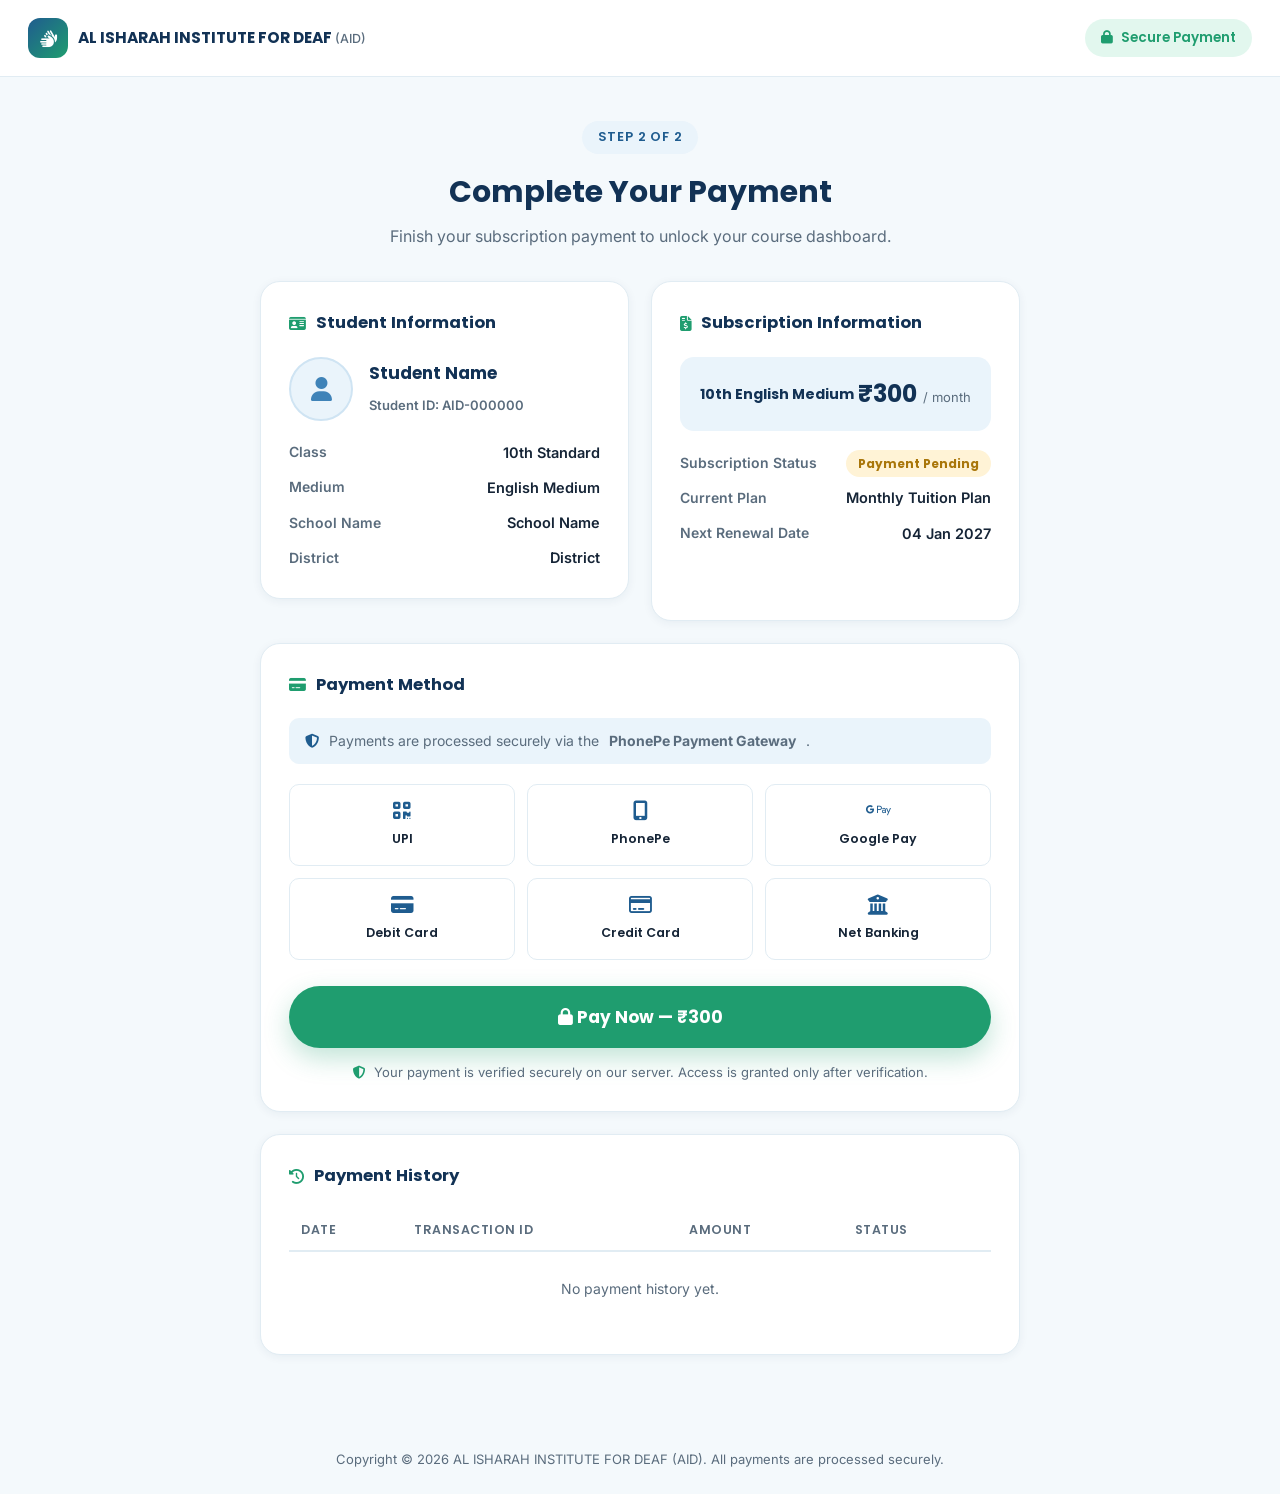
<file: payment.html>
<!DOCTYPE html>
<html lang="en">
<head>
<meta charset="UTF-8">
<meta name="viewport" content="width=device-width, initial-scale=1.0">
<title>Payment — AL ISHARAH INSTITUTE FOR DEAF (AID)</title>
<meta name="description" content="Complete your monthly subscription payment to access your AID course dashboard.">

<!-- Google Fonts -->
<link rel="preconnect" href="https://fonts.googleapis.com">
<link rel="preconnect" href="https://fonts.gstatic.com" crossorigin>
<link href="https://fonts.googleapis.com/css2?family=Poppins:wght@500;600;700;800&family=Inter:wght@400;500;600;700&display=swap" rel="stylesheet">

<!-- Font Awesome -->
<link rel="stylesheet" href="https://cdnjs.cloudflare.com/ajax/libs/font-awesome/6.5.1/css/all.min.css">

<link rel="stylesheet" href="payment.css">
</head>
<body>

<!-- ===========================================================
     TOP BAR
=========================================================== -->
<header class="topbar">
  <a href="#" class="brand">
    <span class="brand-badge"><i class="fa-solid fa-hands"></i></span>
    <span class="brand-name">AL ISHARAH INSTITUTE FOR DEAF <small>(AID)</small></span>
  </a>
  <div class="topbar-secure"><i class="fa-solid fa-lock"></i> Secure Payment</div>
</header>

<main class="page">
  <div class="pay-wrap">

    <!-- =========================================================
         PAGE INTRO
    ========================================================= -->
    <section class="page-head">
      <span class="page-eyebrow">Step 2 of 2</span>
      <h1>Complete Your Payment</h1>
      <p>Finish your subscription payment to unlock your course dashboard.</p>
    </section>

    <!-- =========================================================
         VIEW 1 — PAYMENT VIEW (student info, plan, methods)
    ========================================================= -->
    <div id="paymentView" class="view">

      <div class="grid">

        <!-- ---------------- STUDENT INFO CARD ---------------- -->
        <section class="card" aria-labelledby="studentInfoHeading">
          <h2 id="studentInfoHeading"><i class="fa-solid fa-id-card"></i> Student Information</h2>

          <div class="student-info">
            <div class="student-photo" id="studentPhoto" aria-hidden="true">
              <i class="fa-solid fa-user"></i>
            </div>
            <div class="student-details">
              <h3 id="studentName">—</h3>
              <span class="student-id" id="studentId">Student ID: —</span>
            </div>
          </div>

          <dl class="detail-list">
            <div class="detail-row"><dt>Class</dt><dd id="studentClass">—</dd></div>
            <div class="detail-row"><dt>Medium</dt><dd id="studentMedium">—</dd></div>
            <div class="detail-row"><dt>School Name</dt><dd id="studentSchool">—</dd></div>
            <div class="detail-row"><dt>District</dt><dd id="studentDistrict">—</dd></div>
          </dl>
        </section>

        <!-- ---------------- SUBSCRIPTION CARD ---------------- -->
        <section class="card" aria-labelledby="subInfoHeading">
          <h2 id="subInfoHeading"><i class="fa-solid fa-file-invoice-dollar"></i> Subscription Information</h2>

          <div class="plan-box">
            <span class="plan-tag" id="planTag">—</span>
            <div class="plan-fee">
              <b id="planFee">₹0</b>
              <span>/ month</span>
            </div>
          </div>

          <dl class="detail-list">
            <div class="detail-row">
              <dt>Subscription Status</dt>
              <dd><span class="status-pill pending" id="subStatus">Payment Pending</span></dd>
            </div>
            <div class="detail-row"><dt>Current Plan</dt><dd id="currentPlan">Monthly Tuition Plan</dd></div>
            <div class="detail-row"><dt>Next Renewal Date</dt><dd id="renewalDate">—</dd></div>
          </dl>
        </section>
      </div>

      <!-- ---------------- PAYMENT METHOD CARD ---------------- -->
      <section class="card" aria-labelledby="paymentMethodHeading">
        <h2 id="paymentMethodHeading"><i class="fa-solid fa-credit-card"></i> Payment Method</h2>
        <p class="gateway-note"><i class="fa-solid fa-shield-halved"></i> Payments are processed securely via the <strong>PhonePe Payment Gateway</strong>.</p>

        <div class="method-grid" role="group" aria-label="Available payment methods">
          <div class="method-chip"><i class="fa-solid fa-qrcode"></i><span>UPI</span></div>
          <div class="method-chip"><i class="fa-solid fa-mobile-screen-button"></i><span>PhonePe</span></div>
          <div class="method-chip"><i class="fa-brands fa-google-pay"></i><span>Google Pay</span></div>
          <div class="method-chip"><i class="fa-solid fa-credit-card"></i><span>Debit Card</span></div>
          <div class="method-chip"><i class="fa-regular fa-credit-card"></i><span>Credit Card</span></div>
          <div class="method-chip"><i class="fa-solid fa-building-columns"></i><span>Net Banking</span></div>
        </div>

        <button type="button" class="btn-pay" id="payNowBtn">
          <span class="btn-label"><i class="fa-solid fa-lock"></i> Pay Now — <span id="payAmountLabel">₹0</span></span>
          <span class="btn-spinner" hidden><i class="fa-solid fa-spinner fa-spin"></i> Connecting to PhonePe...</span>
        </button>
        <p class="secure-hint"><i class="fa-solid fa-shield-halved"></i> Your payment is verified securely on our server. Access is granted only after verification.</p>
      </section>

      <!-- ---------------- PAYMENT HISTORY CARD ---------------- -->
      <section class="card" aria-labelledby="historyHeading">
        <h2 id="historyHeading"><i class="fa-solid fa-clock-rotate-left"></i> Payment History</h2>

        <div class="table-wrap">
          <table class="history-table">
            <thead>
              <tr>
                <th scope="col">Date</th>
                <th scope="col">Transaction ID</th>
                <th scope="col">Amount</th>
                <th scope="col">Status</th>
              </tr>
            </thead>
            <tbody id="historyTableBody">
              <!-- Rows are populated by payment.js from backend data.
                   A placeholder empty state is shown until then. -->
              <tr class="empty-row">
                <td colspan="4">No payment history yet.</td>
              </tr>
            </tbody>
          </table>
        </div>
      </section>
    </div>

    <!-- =========================================================
         VIEW 2 — PROCESSING STATE (waiting on gateway / backend)
    ========================================================= -->
    <div id="processingView" class="view" hidden>
      <section class="card status-card">
        <div class="status-icon processing"><i class="fa-solid fa-spinner fa-spin"></i></div>
        <h2>Processing Your Payment</h2>
        <p>Please do not close or refresh this page. We are confirming your payment with the bank.</p>
      </section>
    </div>

    <!-- =========================================================
         VIEW 3 — PAYMENT SUCCESS
    ========================================================= -->
    <div id="successView" class="view" hidden>
      <section class="card status-card success">
        <div class="status-icon success"><i class="fa-solid fa-circle-check"></i></div>
        <h2>Payment Successful</h2>
        <p class="status-sub">Subscription Activated</p>

        <dl class="detail-list receipt-list">
          <div class="detail-row"><dt>Transaction ID</dt><dd id="txnId">—</dd></div>
          <div class="detail-row"><dt>Amount Paid</dt><dd id="txnAmount">—</dd></div>
          <div class="detail-row"><dt>Payment Date</dt><dd id="txnDate">—</dd></div>
          <div class="detail-row"><dt>Next Renewal Date</dt><dd id="txnRenewal">—</dd></div>
        </dl>

        <div class="status-actions">
          <button type="button" class="btn-primary" id="goDashboardBtn">
            <i class="fa-solid fa-arrow-right"></i> Go to Dashboard
          </button>
          <button type="button" class="btn-outline" id="downloadReceiptBtn">
            <i class="fa-solid fa-download"></i> Download Receipt
          </button>
        </div>
      </section>
    </div>

    <!-- =========================================================
         VIEW 4 — PAYMENT FAILED
    ========================================================= -->
    <div id="failedView" class="view" hidden>
      <section class="card status-card failed">
        <div class="status-icon failed"><i class="fa-solid fa-circle-xmark"></i></div>
        <h2>Payment Failed</h2>
        <p>Please try again.</p>

        <div class="status-actions">
          <button type="button" class="btn-primary" id="retryPaymentBtn">
            <i class="fa-solid fa-rotate-right"></i> Retry Payment
          </button>
          <button type="button" class="btn-outline" id="contactAdminBtn">
            <i class="fa-solid fa-headset"></i> Contact Admin
          </button>
        </div>
      </section>
    </div>

  </div>
</main>

<footer class="site-footer">
  <p>Copyright &copy; 2026 AL ISHARAH INSTITUTE FOR DEAF (AID). All payments are processed securely.</p>
</footer>

<script src="payment.js"></script>
</body>
</html>
</file>
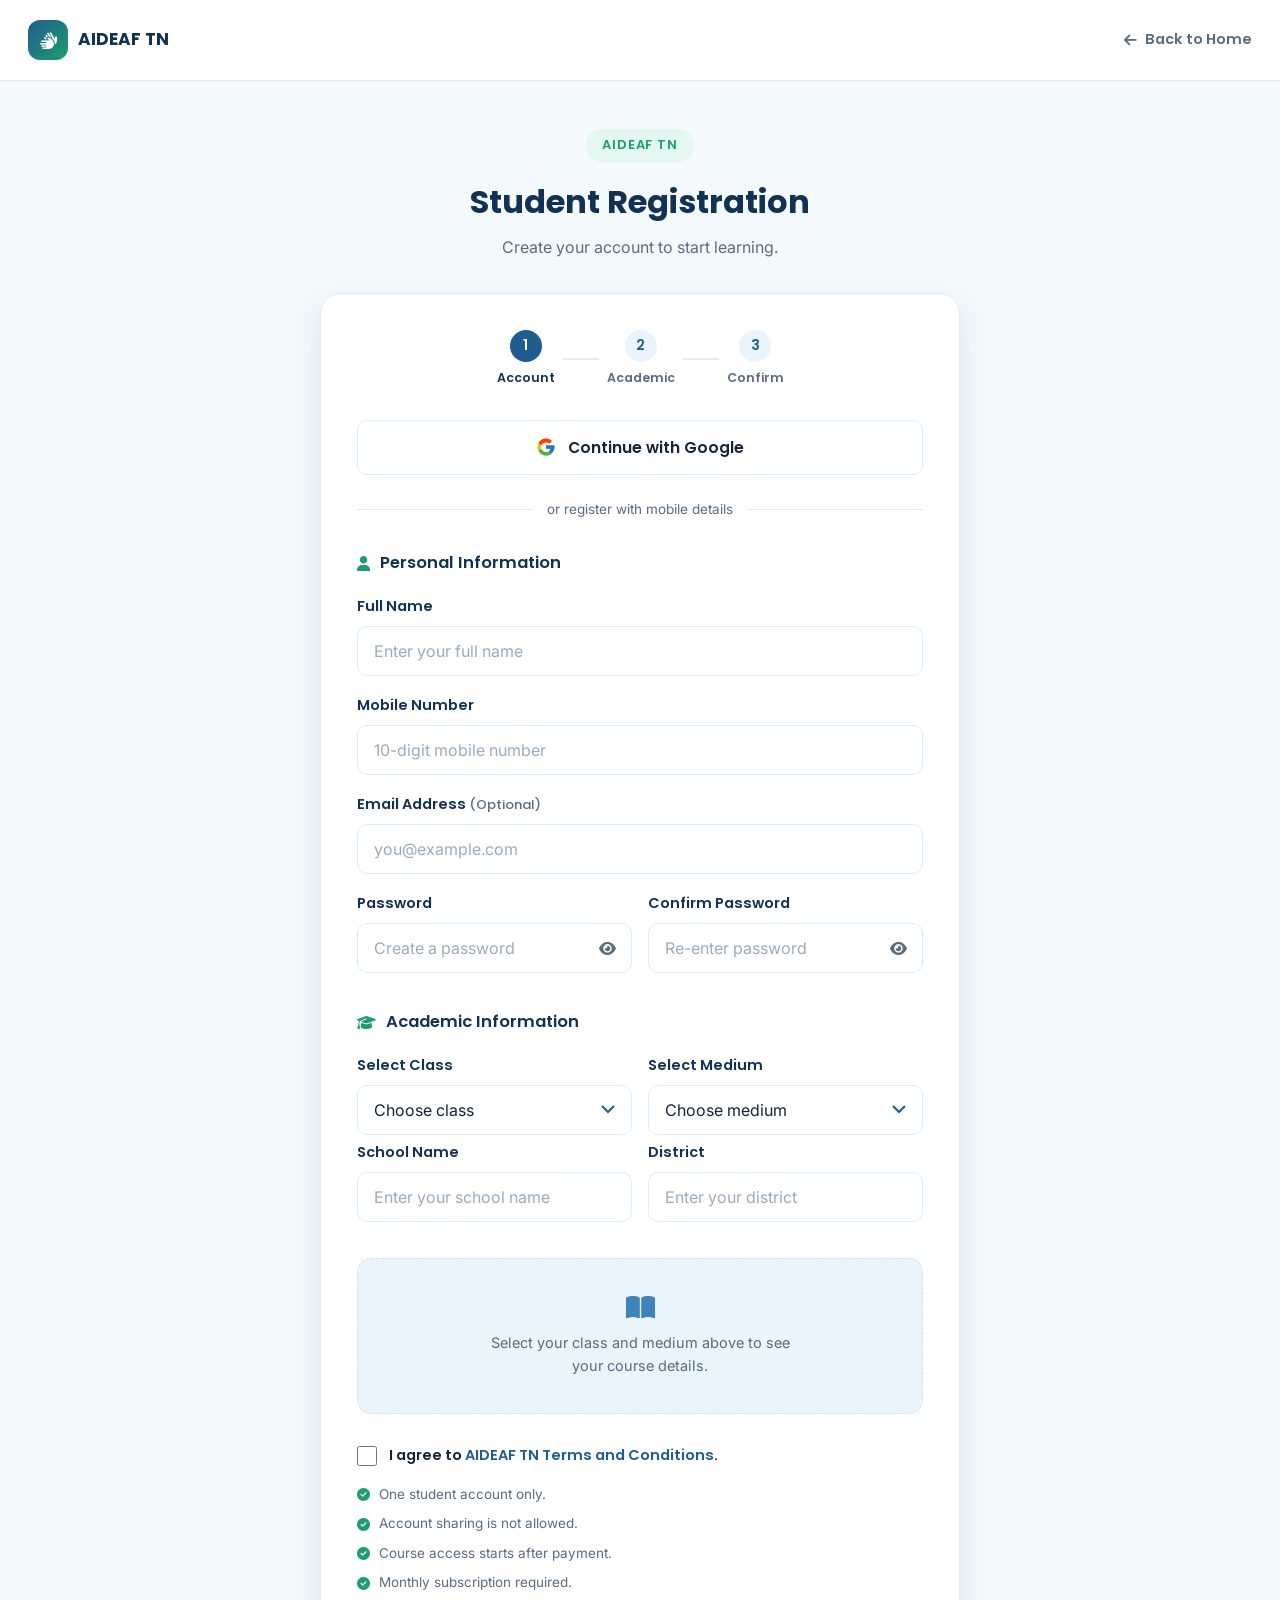
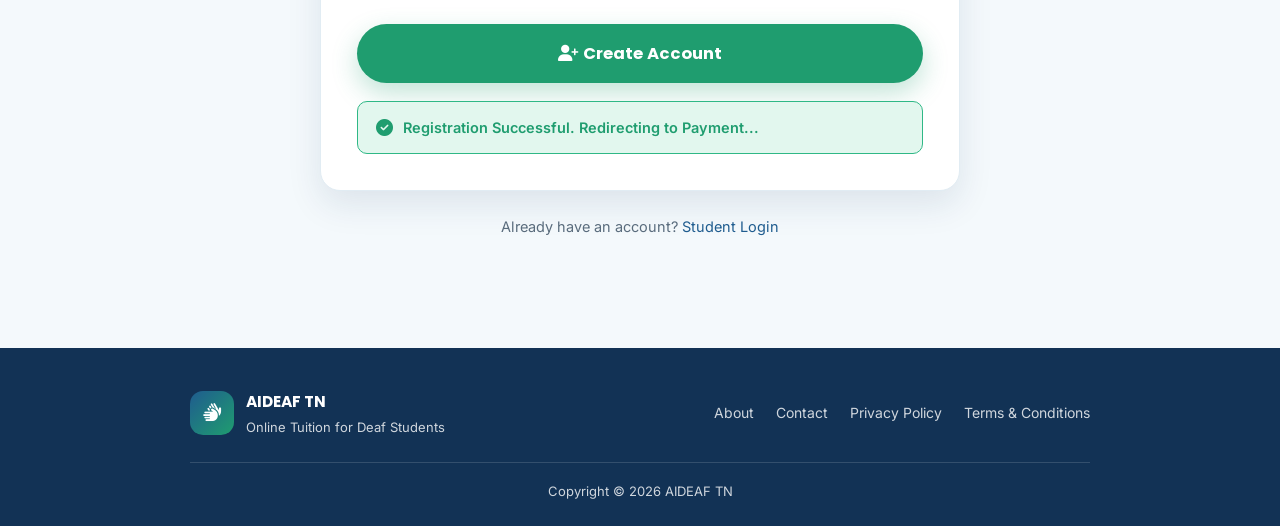
<file: register.html>
<!DOCTYPE html>
<html lang="en">
<head>
<meta charset="UTF-8">
<meta name="viewport" content="width=device-width, initial-scale=1.0">
<title>Student Registration — AIDEAF TN</title>
<meta name="description" content="Create your AIDEAF TN student account to start online tuition.">

<!-- Google Fonts -->
<link rel="preconnect" href="https://fonts.googleapis.com">
<link rel="preconnect" href="https://fonts.gstatic.com" crossorigin>
<link href="https://fonts.googleapis.com/css2?family=Poppins:wght@500;600;700;800&family=Inter:wght@400;500;600;700&display=swap" rel="stylesheet">

<!-- Font Awesome -->
<link rel="stylesheet" href="https://cdnjs.cloudflare.com/ajax/libs/font-awesome/6.5.1/css/all.min.css">

<link rel="stylesheet" href="style.css">
</head>
<body>

<!-- ===========================================================
     HEADER / BRAND BAR
=========================================================== -->
<header class="topbar">
  <a href="#" class="brand">
    <span class="brand-badge"><i class="fa-solid fa-hands"></i></span>
    <span class="brand-name">AIDEAF TN</span>
  </a>
  <a href="#" class="topbar-link"><i class="fa-solid fa-arrow-left"></i> Back to Home</a>
</header>

<!-- ===========================================================
     MAIN
=========================================================== -->
<main class="page">
  <div class="reg-wrap">

    <!-- Page intro -->
    <section class="page-head">
      <span class="page-eyebrow">AIDEAF TN</span>
      <h1>Student Registration</h1>
      <p>Create your account to start learning.</p>
    </section>

    <div class="reg-card">

      <!-- Step indicator -->
      <div class="steps" aria-hidden="true">
        <div class="step active" data-step="1"><span>1</span>Account</div>
        <div class="step-line"></div>
        <div class="step" data-step="2"><span>2</span>Academic</div>
        <div class="step-line"></div>
        <div class="step" data-step="3"><span>3</span>Confirm</div>
      </div>

      <form id="registerForm" novalidate>

        <!-- =======================================================
             OPTION 1 — GOOGLE SIGN UP
        ======================================================= -->
        <div class="form-block">
          <button type="button" class="btn-google" id="googleBtn">
            <svg width="20" height="20" viewBox="0 0 48 48" aria-hidden="true">
              <path fill="#FFC107" d="M43.6 20.5H42V20H24v8h11.3C33.7 32.9 29.3 36 24 36c-6.6 0-12-5.4-12-12s5.4-12 12-12c3.1 0 5.9 1.2 8 3.1l6-6C34.6 5.5 29.6 3.5 24 3.5 12.7 3.5 3.5 12.7 3.5 24S12.7 44.5 24 44.5 44.5 35.3 44.5 24c0-1.2-.1-2.4-.3-3.5z"/>
              <path fill="#FF3D00" d="M6.3 14.7l6.6 4.8C14.6 15.9 18.9 13 24 13c3.1 0 5.9 1.2 8 3.1l6-6C34.6 5.5 29.6 3.5 24 3.5c-7.7 0-14.4 4.4-17.7 10.8z"/>
              <path fill="#4CAF50" d="M24 44.5c5.5 0 10.4-1.9 14.2-5.1l-6.6-5.4C29.6 35.6 27 36.5 24 36.5c-5.3 0-9.7-3.6-11.3-8.5l-6.6 5.1C9.5 39.9 16.2 44.5 24 44.5z"/>
              <path fill="#1976D2" d="M43.6 20.5H42V20H24v8h11.3c-.8 2.3-2.3 4.3-4.3 5.6l6.6 5.4C41.7 35.7 44.5 30.4 44.5 24c0-1.2-.1-2.4-.3-3.5z"/>
            </svg>
            Continue with Google
          </button>

          <div class="divider"><span>or register with mobile details</span></div>
        </div>

        <!-- =======================================================
             1. PERSONAL INFORMATION
        ======================================================= -->
        <fieldset class="form-block">
          <legend><i class="fa-solid fa-user"></i> Personal Information</legend>

          <div class="field">
            <label for="fullName">Full Name</label>
            <input type="text" id="fullName" name="fullName" placeholder="Enter your full name" required>
            <span class="error-msg" data-for="fullName"></span>
          </div>

          <div class="field">
            <label for="mobile">Mobile Number</label>
            <input type="tel" id="mobile" name="mobile" placeholder="10-digit mobile number" inputmode="numeric" maxlength="10" required>
            <span class="error-msg" data-for="mobile"></span>
          </div>

          <div class="field">
            <label for="email">Email Address <span class="optional">(Optional)</span></label>
            <input type="email" id="email" name="email" placeholder="you@example.com">
            <span class="error-msg" data-for="email"></span>
          </div>

          <div class="field-row">
            <div class="field">
              <label for="password">Password</label>
              <div class="password-wrap">
                <input type="password" id="password" name="password" placeholder="Create a password" minlength="6" required>
                <button type="button" class="toggle-pass" data-target="password" aria-label="Show password"><i class="fa-solid fa-eye"></i></button>
              </div>
              <span class="error-msg" data-for="password"></span>
            </div>

            <div class="field">
              <label for="confirmPassword">Confirm Password</label>
              <div class="password-wrap">
                <input type="password" id="confirmPassword" name="confirmPassword" placeholder="Re-enter password" minlength="6" required>
                <button type="button" class="toggle-pass" data-target="confirmPassword" aria-label="Show password"><i class="fa-solid fa-eye"></i></button>
              </div>
              <span class="error-msg" data-for="confirmPassword"></span>
            </div>
          </div>
        </fieldset>

        <!-- =======================================================
             2. ACADEMIC INFORMATION
        ======================================================= -->
        <fieldset class="form-block">
          <legend><i class="fa-solid fa-graduation-cap"></i> Academic Information</legend>

          <div class="field-row">
            <div class="field">
              <label for="studentClass">Select Class</label>
              <select id="studentClass" name="studentClass" required>
                <option value="" disabled selected>Choose class</option>
                <option value="9">9th</option>
                <option value="10">10th</option>
                <option value="11">11th</option>
                <option value="12">12th</option>
              </select>
              <span class="error-msg" data-for="studentClass"></span>
            </div>

            <div class="field">
              <label for="medium">Select Medium</label>
              <select id="medium" name="medium" required>
                <option value="" disabled selected>Choose medium</option>
                <option value="english">English Medium</option>
                <option value="tamil">Tamil Medium</option>
              </select>
              <span class="error-msg" data-for="medium"></span>
            </div>
          </div>

          <div class="field-row">
            <div class="field">
              <label for="schoolName">School Name</label>
              <input type="text" id="schoolName" name="schoolName" placeholder="Enter your school name" required>
              <span class="error-msg" data-for="schoolName"></span>
            </div>

            <div class="field">
              <label for="district">District</label>
              <input type="text" id="district" name="district" placeholder="Enter your district" required>
              <span class="error-msg" data-for="district"></span>
            </div>
          </div>
        </fieldset>

        <!-- =======================================================
             3. COURSE CONFIRMATION — auto-filled by script.js
        ======================================================= -->
        <div class="form-block">
          <div class="course-box" id="courseBox">
            <div class="course-box-empty" id="courseEmpty">
              <i class="fa-solid fa-book-open"></i>
              <p>Select your class and medium above to see your course details.</p>
            </div>

            <div class="course-box-filled" id="courseFilled" hidden>
              <div class="course-box-head">
                <span class="course-box-tag" id="courseTag">—</span>
                <h3>Your Course</h3>
              </div>
              <div class="course-subjects">
                <span class="subjects-label">Subjects</span>
                <ul id="subjectList"></ul>
              </div>
              <div class="course-fee-row">
                <span>Monthly Fee</span>
                <b id="courseFee">₹0 / Month</b>
              </div>
            </div>
          </div>
        </div>

        <!-- =======================================================
             TERMS & CONDITIONS
        ======================================================= -->
        <div class="form-block">
          <label class="checkbox-row">
            <input type="checkbox" id="agreeTerms" name="agreeTerms" required>
            <span>I agree to <a href="#">AIDEAF TN Terms and Conditions</a>.</span>
          </label>
          <span class="error-msg" data-for="agreeTerms"></span>

          <ul class="rules-list">
            <li><i class="fa-solid fa-circle-check"></i> One student account only.</li>
            <li><i class="fa-solid fa-circle-check"></i> Account sharing is not allowed.</li>
            <li><i class="fa-solid fa-circle-check"></i> Course access starts after payment.</li>
            <li><i class="fa-solid fa-circle-check"></i> Monthly subscription required.</li>
          </ul>
        </div>

        <!-- =======================================================
             SUBMIT
        ======================================================= -->
        <div class="form-block">
          <button type="submit" class="btn-submit" id="submitBtn">
            <span class="btn-label"><i class="fa-solid fa-user-plus"></i> Create Account</span>
            <span class="btn-spinner" hidden><i class="fa-solid fa-spinner fa-spin"></i> Creating account...</span>
          </button>

          <div class="success-msg" id="successMsg" role="status" aria-live="polite" hidden>
            <i class="fa-solid fa-circle-check"></i>
            Registration Successful. Redirecting to Payment...
          </div>
        </div>

      </form>
    </div>

    <p class="login-hint">Already have an account? <a href="#">Student Login</a></p>
  </div>
</main>

<!-- ===========================================================
     FOOTER
=========================================================== -->
<footer class="site-footer">
  <div class="footer-inner">
    <div class="footer-brand">
      <span class="brand-badge small"><i class="fa-solid fa-hands"></i></span>
      <div>
        <strong>AIDEAF TN</strong>
        <p>Online Tuition for Deaf Students</p>
      </div>
    </div>
    <nav class="footer-links">
      <a href="#">About</a>
      <a href="#">Contact</a>
      <a href="#">Privacy Policy</a>
      <a href="#">Terms &amp; Conditions</a>
    </nav>
  </div>
  <p class="footer-copy">Copyright &copy; 2026 AIDEAF TN</p>
</footer>

<script src="script.js"></script>
</body>
</html>
</file>
<file: payment.css>
/* =====================================================================
   AL ISHARAH INSTITUTE FOR DEAF (AID) — Payment Page
   Soft blue + white, rounded cards, professional educational look.
===================================================================== */

:root{
  --blue-900:#123255;
  --blue-700:#1f5c8f;
  --blue-500:#3f83b8;
  --blue-200:#cfe4f3;
  --blue-100:#eaf4fb;
  --green-600:#1f9d6f;
  --green-500:#2fb886;
  --green-100:#e2f7ee;
  --red-600:#d64545;
  --red-100:#fdecec;
  --white:#ffffff;
  --ink:#152436;
  --ink-soft:#5a6c7d;
  --line:#e1ecf3;
  --bg:#f4f9fc;

  --font-head:'Poppins', sans-serif;
  --font-body:'Inter', sans-serif;

  --r-lg:20px;
  --r-md:14px;
  --r-sm:10px;
  --shadow-sm:0 2px 10px rgba(18,50,85,.06);
  --shadow-md:0 14px 34px rgba(18,50,85,.10);
}

*{ margin:0; padding:0; box-sizing:border-box; }

body{
  font-family:var(--font-body);
  background:var(--bg);
  color:var(--ink);
  font-size:16.5px;
  line-height:1.6;
  -webkit-font-smoothing:antialiased;
}

h1,h2,h3{ font-family:var(--font-head); color:var(--blue-900); }
a{ color:var(--blue-700); text-decoration:none; }
dl, dt, dd{ margin:0; }

a:focus-visible, button:focus-visible{
  outline:3px solid var(--green-600);
  outline-offset:2px;
  border-radius:6px;
}

/* ===================================================================
   TOP BAR
=================================================================== */
.topbar{
  display:flex; align-items:center; justify-content:space-between;
  padding:18px 28px; background:var(--white); border-bottom:1px solid var(--line);
}
.brand{ display:flex; align-items:center; gap:10px; }
.brand-badge{
  width:40px; height:40px; border-radius:12px; flex:none;
  background:linear-gradient(135deg, var(--blue-700), var(--green-600));
  color:var(--white); display:flex; align-items:center; justify-content:center; font-size:17px;
}
.brand-name{ font-family:var(--font-head); font-weight:700; font-size:15.5px; color:var(--blue-900); }
.brand-name small{ font-family:var(--font-body); font-weight:500; color:var(--ink-soft); font-size:12.5px; }
.topbar-secure{
  display:flex; align-items:center; gap:8px; font-family:var(--font-head); font-weight:600;
  font-size:13.5px; color:var(--green-600); background:var(--green-100); padding:8px 16px; border-radius:100px;
}

/* ===================================================================
   PAGE LAYOUT
=================================================================== */
.page{ padding:44px 20px 70px; }
.pay-wrap{ max-width:760px; margin:0 auto; }

.page-head{ text-align:center; margin-bottom:32px; }
.page-eyebrow{
  display:inline-block; font-family:var(--font-head); font-weight:600; font-size:13px;
  letter-spacing:.06em; text-transform:uppercase; color:var(--blue-700);
  background:var(--blue-100); padding:6px 16px; border-radius:100px; margin-bottom:14px;
}
.page-head h1{ font-size:clamp(24px,4vw,30px); margin-bottom:8px; }
.page-head p{ color:var(--ink-soft); font-size:16px; }

/* ===================================================================
   CARDS + GRID
=================================================================== */
.grid{ display:grid; grid-template-columns:1fr 1fr; gap:22px; margin-bottom:22px; }
@media (max-width:720px){ .grid{ grid-template-columns:1fr; } }

.card{
  background:var(--white); border:1px solid var(--line); border-radius:var(--r-lg);
  box-shadow:var(--shadow-sm); padding:28px; margin-bottom:22px;
}
.card:last-child{ margin-bottom:0; }
.card h2{
  font-size:16.5px; display:flex; align-items:center; gap:10px; margin-bottom:20px;
}
.card h2 i{ color:var(--green-600); font-size:15px; }

/* ===================================================================
   STUDENT INFO
=================================================================== */
.student-info{ display:flex; align-items:center; gap:16px; margin-bottom:20px; }
.student-photo{
  width:64px; height:64px; border-radius:50%; flex:none;
  background:var(--blue-100); color:var(--blue-500);
  display:flex; align-items:center; justify-content:center; font-size:24px;
  border:2px solid var(--blue-200); overflow:hidden;
}
.student-photo img{ width:100%; height:100%; object-fit:cover; }
.student-details h3{ font-size:17px; margin-bottom:4px; }
.student-id{ font-size:13px; color:var(--ink-soft); font-weight:600; }

.detail-list{ display:flex; flex-direction:column; gap:12px; }
.detail-row{ display:flex; align-items:center; justify-content:space-between; gap:12px; }
.detail-row dt{ font-size:14px; color:var(--ink-soft); font-weight:600; }
.detail-row dd{ font-size:14.5px; font-weight:600; color:var(--ink); text-align:right; }

/* ===================================================================
   SUBSCRIPTION / PLAN
=================================================================== */
.plan-box{
  display:flex; align-items:center; justify-content:space-between;
  background:var(--blue-100); border-radius:var(--r-md); padding:18px 20px; margin-bottom:20px;
}
.plan-tag{ font-family:var(--font-head); font-weight:700; font-size:14px; color:var(--blue-900); }
.plan-fee{ display:flex; align-items:baseline; gap:6px; }
.plan-fee b{ font-family:var(--font-head); font-size:24px; color:var(--blue-900); }
.plan-fee span{ font-size:13px; color:var(--ink-soft); }

.status-pill{
  font-family:var(--font-head); font-weight:700; font-size:12px; padding:5px 12px; border-radius:100px;
}
.status-pill.pending{ background:#fff3d6; color:#a9760a; }
.status-pill.active{ background:var(--green-100); color:var(--green-600); }

/* ===================================================================
   PAYMENT METHODS
=================================================================== */
.gateway-note{
  font-size:14px; color:var(--ink-soft); background:var(--blue-100); border-radius:var(--r-sm);
  padding:12px 16px; margin-bottom:20px; display:flex; align-items:center; gap:10px;
}
.gateway-note i{ color:var(--blue-700); }

.method-grid{ display:grid; grid-template-columns:repeat(3,1fr); gap:12px; margin-bottom:26px; }
.method-chip{
  display:flex; flex-direction:column; align-items:center; gap:8px;
  border:1.5px solid var(--line); border-radius:var(--r-sm); padding:16px 10px;
  font-family:var(--font-head); font-weight:600; font-size:12.5px; color:var(--ink);
  transition:border-color .2s ease, background .2s ease, transform .2s ease;
}
.method-chip:hover{ border-color:var(--blue-200); background:var(--blue-100); transform:translateY(-2px); }
.method-chip i{ font-size:20px; color:var(--blue-700); }
@media (max-width:480px){ .method-grid{ grid-template-columns:repeat(2,1fr); } }

.btn-pay{
  width:100%; font-family:var(--font-head); font-weight:700; font-size:17px; color:var(--white);
  background:var(--green-600); border:none; border-radius:100px; padding:18px;
  display:flex; align-items:center; justify-content:center; gap:10px; cursor:pointer;
  box-shadow:0 10px 26px rgba(31,157,111,.28);
  transition:background .25s ease, transform .25s ease, box-shadow .25s ease;
}
.btn-pay:hover{ background:var(--green-500); transform:translateY(-2px); box-shadow:0 14px 32px rgba(31,157,111,.34); }
.btn-pay:disabled{ opacity:.75; cursor:not-allowed; transform:none; }

.secure-hint{
  display:flex; align-items:center; gap:8px; justify-content:center;
  font-size:13px; color:var(--ink-soft); margin-top:14px;
}
.secure-hint i{ color:var(--green-600); }

/* ===================================================================
   PAYMENT HISTORY TABLE
=================================================================== */
.table-wrap{ overflow-x:auto; }
.history-table{ width:100%; border-collapse:collapse; font-size:14px; min-width:480px; }
.history-table th{
  text-align:left; font-family:var(--font-head); font-weight:600; font-size:12.5px;
  text-transform:uppercase; letter-spacing:.04em; color:var(--ink-soft);
  padding:10px 12px; border-bottom:2px solid var(--line);
}
.history-table td{ padding:14px 12px; border-bottom:1px solid var(--line); color:var(--ink); }
.history-table tbody tr:last-child td{ border-bottom:none; }
.history-table .empty-row td{ text-align:center; color:var(--ink-soft); padding:26px 12px; }

.table-status{ font-family:var(--font-head); font-weight:700; font-size:12px; padding:5px 12px; border-radius:100px; }
.table-status.paid{ background:var(--green-100); color:var(--green-600); }
.table-status.failed{ background:var(--red-100); color:var(--red-600); }

/* ===================================================================
   STATUS VIEWS (processing / success / failed)
=================================================================== */
.view[hidden]{ display:none; }

.status-card{ text-align:center; padding:48px 32px; }
.status-icon{
  width:78px; height:78px; border-radius:50%; margin:0 auto 22px;
  display:flex; align-items:center; justify-content:center; font-size:34px;
}
.status-icon.processing{ background:var(--blue-100); color:var(--blue-700); }
.status-icon.success{ background:var(--green-100); color:var(--green-600); }
.status-icon.failed{ background:var(--red-100); color:var(--red-600); }

.status-card h2{ font-size:22px; margin-bottom:8px; }
.status-card p{ color:var(--ink-soft); font-size:15px; }
.status-sub{ font-family:var(--font-head); font-weight:600; color:var(--green-600) !important; margin-bottom:24px !important; }

.receipt-list{ text-align:left; max-width:380px; margin:0 auto 30px; background:var(--bg); border-radius:var(--r-md); padding:20px 22px; }

.status-actions{ display:flex; justify-content:center; gap:14px; flex-wrap:wrap; margin-top:8px; }

.btn-primary{
  font-family:var(--font-head); font-weight:700; font-size:15px; color:var(--white);
  background:var(--blue-700); border:none; border-radius:100px; padding:14px 28px;
  display:inline-flex; align-items:center; gap:9px; cursor:pointer;
  transition:background .2s ease, transform .2s ease;
}
.btn-primary:hover{ background:var(--blue-500); transform:translateY(-2px); }

.btn-outline{
  font-family:var(--font-head); font-weight:700; font-size:15px; color:var(--blue-700);
  background:var(--white); border:2px solid var(--blue-200); border-radius:100px; padding:12px 26px;
  display:inline-flex; align-items:center; gap:9px; cursor:pointer;
  transition:border-color .2s ease, transform .2s ease;
}
.btn-outline:hover{ border-color:var(--blue-500); transform:translateY(-2px); }

/* ===================================================================
   FOOTER
=================================================================== */
.site-footer{ text-align:center; padding:24px 20px; color:var(--ink-soft); font-size:13px; }
</file>
<file: style.css>
/* =====================================================================
   AIDEAF TN — Student Registration
   Design tokens: light, airy education-platform palette. Soft blue +
   green accent, generous spacing and large touch targets for easy,
   low-strain reading.
===================================================================== */

:root{
  --blue-900:#123255;
  --blue-700:#1f5c8f;
  --blue-500:#3f83b8;
  --blue-200:#cfe4f3;
  --blue-100:#eaf4fb;
  --green-600:#1f9d6f;
  --green-500:#2fb886;
  --green-100:#e2f7ee;
  --white:#ffffff;
  --ink:#152436;
  --ink-soft:#5a6c7d;
  --line:#e1ecf3;
  --bg:#f4f9fc;
  --danger:#d64545;
  --danger-bg:#fdecec;

  --font-head:'Poppins', sans-serif;
  --font-body:'Inter', sans-serif;

  --r-lg:20px;
  --r-md:14px;
  --r-sm:10px;
  --shadow-sm:0 2px 10px rgba(18,50,85,.06);
  --shadow-md:0 14px 34px rgba(18,50,85,.10);
}

*{ margin:0; padding:0; box-sizing:border-box; }

body{
  font-family:var(--font-body);
  background:var(--bg);
  color:var(--ink);
  font-size:16.5px;
  line-height:1.6;
  -webkit-font-smoothing:antialiased;
}

h1,h2,h3,legend{ font-family:var(--font-head); color:var(--blue-900); }
a{ color:var(--blue-700); text-decoration:none; }
a:hover{ text-decoration:underline; }
img{ max-width:100%; display:block; }

/* Visible keyboard focus everywhere — essential for accessible use */
a:focus-visible, button:focus-visible, input:focus-visible, select:focus-visible{
  outline:3px solid var(--green-600);
  outline-offset:2px;
  border-radius:6px;
}

/* ===================================================================
   TOP BAR
=================================================================== */
.topbar{
  display:flex; align-items:center; justify-content:space-between;
  padding:20px 28px;
  background:var(--white);
  border-bottom:1px solid var(--line);
}
.brand{ display:flex; align-items:center; gap:10px; }
.brand-badge{
  width:40px; height:40px; border-radius:12px;
  background:linear-gradient(135deg, var(--blue-700), var(--green-600));
  color:var(--white); display:flex; align-items:center; justify-content:center; font-size:17px;
  flex:none;
}
.brand-badge.small{ width:44px; height:44px; border-radius:13px; font-size:18px; }
.brand-name{ font-family:var(--font-head); font-weight:700; font-size:17px; color:var(--blue-900); }
.topbar-link{ font-family:var(--font-head); font-weight:600; font-size:14.5px; color:var(--ink-soft); display:flex; align-items:center; gap:8px; }
.topbar-link:hover{ color:var(--blue-700); text-decoration:none; }

/* ===================================================================
   PAGE LAYOUT
=================================================================== */
.page{ padding:48px 20px 70px; }
.reg-wrap{ max-width:640px; margin:0 auto; }

.page-head{ text-align:center; margin-bottom:32px; }
.page-eyebrow{
  display:inline-block; font-family:var(--font-head); font-weight:600; font-size:13px;
  letter-spacing:.06em; text-transform:uppercase; color:var(--green-600);
  background:var(--green-100); padding:6px 16px; border-radius:100px; margin-bottom:14px;
}
.page-head h1{ font-size:clamp(26px,4vw,32px); margin-bottom:8px; }
.page-head p{ color:var(--ink-soft); font-size:16px; }

/* ===================================================================
   REGISTRATION CARD
=================================================================== */
.reg-card{
  background:var(--white);
  border:1px solid var(--line);
  border-radius:var(--r-lg);
  box-shadow:var(--shadow-md);
  padding:36px;
}
@media (max-width:560px){ .reg-card{ padding:24px 18px; } }

/* Step indicator (visual guide only, non-interactive) */
.steps{ display:flex; align-items:center; justify-content:center; gap:8px; margin-bottom:32px; }
.step{
  display:flex; flex-direction:column; align-items:center; gap:6px;
  font-family:var(--font-head); font-weight:600; font-size:12.5px; color:var(--ink-soft);
}
.step span{
  width:32px; height:32px; border-radius:50%; background:var(--blue-100); color:var(--blue-700);
  display:flex; align-items:center; justify-content:center; font-size:14px;
}
.step.active span{ background:var(--blue-700); color:var(--white); }
.step.active{ color:var(--blue-900); }
.step-line{ width:36px; height:2px; background:var(--line); }

/* Form blocks */
.form-block{ margin-bottom:30px; }
.form-block:last-child{ margin-bottom:0; }

fieldset.form-block{ border:none; padding:0; }
legend{
  display:flex; align-items:center; gap:10px;
  font-size:16.5px; font-weight:600; margin-bottom:18px; padding:0;
}
legend i{ color:var(--green-600); font-size:15px; }

/* Fields */
.field{ margin-bottom:18px; }
.field-row{ display:grid; grid-template-columns:1fr 1fr; gap:16px; }
.field-row .field{ margin-bottom:0; }
@media (max-width:520px){ .field-row{ grid-template-columns:1fr; gap:18px; } .field-row .field{ margin-bottom:18px; } .field-row .field:last-child{ margin-bottom:0; } }

label{
  display:block; font-family:var(--font-head); font-weight:600; font-size:14.5px;
  color:var(--blue-900); margin-bottom:8px;
}
.optional{ color:var(--ink-soft); font-weight:500; font-size:13px; }

input[type="text"], input[type="tel"], input[type="email"], input[type="password"], select{
  width:100%; font-family:var(--font-body); font-size:16px; color:var(--ink);
  padding:14px 16px; border-radius:var(--r-sm); border:1.5px solid var(--line);
  background:var(--white); transition:border-color .2s ease, box-shadow .2s ease;
}
input::placeholder{ color:#9aacb9; }
input:focus, select:focus{ border-color:var(--blue-500); box-shadow:0 0 0 4px var(--blue-100); }
input.invalid, select.invalid{ border-color:var(--danger); }
input.invalid:focus, select.invalid:focus{ box-shadow:0 0 0 4px var(--danger-bg); }

select{ appearance:none; -webkit-appearance:none;
  background-image:url("data:image/svg+xml;utf8,<svg xmlns='http://www.w3.org/2000/svg' width='14' height='9'><path d='M1 1l6 6 6-6' stroke='%231f5c8f' stroke-width='2' fill='none' fill-rule='evenodd'/></svg>");
  background-repeat:no-repeat; background-position:right 16px center; padding-right:40px; cursor:pointer;
}

.password-wrap{ position:relative; }
.password-wrap input{ padding-right:48px; }
.toggle-pass{
  position:absolute; right:6px; top:50%; transform:translateY(-50%);
  width:38px; height:38px; border-radius:8px; background:none; border:none;
  color:var(--ink-soft); display:flex; align-items:center; justify-content:center; font-size:15px;
  cursor:pointer;
}
.toggle-pass:hover{ color:var(--blue-700); background:var(--blue-100); }

.error-msg{
  display:block; min-height:0; color:var(--danger); font-size:13px; font-weight:600;
  margin-top:6px;
}

/* ===================================================================
   GOOGLE BUTTON + DIVIDER
=================================================================== */
.btn-google{
  width:100%; display:flex; align-items:center; justify-content:center; gap:12px;
  font-family:var(--font-head); font-weight:600; font-size:15.5px; color:var(--ink);
  background:var(--white); border:1.5px solid var(--line); border-radius:var(--r-sm);
  padding:15px; cursor:pointer; transition:box-shadow .2s ease, border-color .2s ease, transform .2s ease;
}
.btn-google:hover{ border-color:var(--blue-200); box-shadow:var(--shadow-sm); transform:translateY(-1px); }

.divider{ display:flex; align-items:center; gap:14px; margin-top:24px; color:var(--ink-soft); font-size:13.5px; }
.divider::before, .divider::after{ content:''; flex:1; height:1px; background:var(--line); }

/* ===================================================================
   COURSE CONFIRMATION BOX
=================================================================== */
.course-box{
  border-radius:var(--r-md); border:1.5px dashed var(--blue-200); background:var(--blue-100);
  padding:24px; transition:border-color .3s ease, background .3s ease;
}
.course-box-empty{ display:flex; flex-direction:column; align-items:center; text-align:center; gap:10px; color:var(--ink-soft); padding:12px 6px; }
.course-box-empty i{ font-size:26px; color:var(--blue-500); }
.course-box-empty p{ font-size:14.5px; max-width:320px; }

.course-box.filled{ border-style:solid; border-color:var(--green-500); background:var(--green-100); }

.course-box-head{ display:flex; align-items:center; gap:12px; margin-bottom:16px; }
.course-box-tag{
  font-family:var(--font-head); font-weight:700; font-size:13px;
  background:var(--green-600); color:var(--white); padding:6px 14px; border-radius:100px;
}
.course-box-head h3{ font-size:16.5px; }

.subjects-label{ display:block; font-family:var(--font-head); font-weight:600; font-size:13px; color:var(--ink-soft); margin-bottom:10px; text-transform:uppercase; letter-spacing:.04em; }
#subjectList{ list-style:none; display:flex; flex-wrap:wrap; gap:8px; margin-bottom:18px; }
#subjectList li{
  font-size:13.5px; font-weight:600; color:var(--blue-700); background:var(--white);
  padding:7px 14px; border-radius:100px; border:1px solid var(--blue-200);
}

.course-fee-row{
  display:flex; align-items:center; justify-content:space-between;
  background:var(--white); border-radius:var(--r-sm); padding:14px 18px;
}
.course-fee-row span{ font-size:14px; color:var(--ink-soft); font-weight:600; }
.course-fee-row b{ font-family:var(--font-head); font-size:20px; color:var(--blue-900); }

/* ===================================================================
   TERMS
=================================================================== */
.checkbox-row{
  display:flex; align-items:flex-start; gap:12px; font-size:14.5px; color:var(--ink); cursor:pointer;
}
.checkbox-row input{ width:20px; height:20px; margin-top:2px; accent-color:var(--green-600); flex:none; cursor:pointer; }
.checkbox-row a{ font-weight:600; }

.rules-list{ list-style:none; margin-top:16px; display:flex; flex-direction:column; gap:8px; }
.rules-list li{ font-size:13.5px; color:var(--ink-soft); display:flex; align-items:center; gap:9px; }
.rules-list i{ color:var(--green-600); font-size:13px; }

/* ===================================================================
   SUBMIT BUTTON + SUCCESS MESSAGE
=================================================================== */
.btn-submit{
  width:100%; font-family:var(--font-head); font-weight:700; font-size:16.5px; color:var(--white);
  background:var(--green-600); border:none; border-radius:100px; padding:17px;
  display:flex; align-items:center; justify-content:center; gap:10px;
  cursor:pointer; box-shadow:0 10px 26px rgba(31,157,111,.28);
  transition:background .25s ease, transform .25s ease, box-shadow .25s ease;
}
.btn-submit:hover{ background:var(--green-500); transform:translateY(-2px); box-shadow:0 14px 32px rgba(31,157,111,.34); }
.btn-submit:disabled{ opacity:.75; cursor:not-allowed; transform:none; }

.success-msg{
  margin-top:18px; display:flex; align-items:center; gap:10px;
  background:var(--green-100); color:var(--green-600); font-weight:600; font-size:14.5px;
  padding:14px 18px; border-radius:var(--r-sm); border:1px solid var(--green-500);
}
.success-msg i{ font-size:17px; }

.login-hint{ text-align:center; margin-top:24px; font-size:14.5px; color:var(--ink-soft); }

/* ===================================================================
   FOOTER
=================================================================== */
.site-footer{ background:var(--blue-900); color:rgba(255,255,255,.8); padding:40px 20px 24px; margin-top:40px; }
.footer-inner{
  max-width:900px; margin:0 auto; display:flex; align-items:center; justify-content:space-between;
  gap:24px; flex-wrap:wrap; padding-bottom:24px; border-bottom:1px solid rgba(255,255,255,.14);
}
.footer-brand{ display:flex; align-items:center; gap:12px; }
.footer-brand strong{ color:var(--white); font-family:var(--font-head); font-size:15.5px; }
.footer-brand p{ font-size:13px; margin-top:2px; }
.footer-links{ display:flex; gap:22px; flex-wrap:wrap; }
.footer-links a{ color:rgba(255,255,255,.8); font-size:14px; }
.footer-links a:hover{ color:var(--white); }
.footer-copy{ max-width:900px; margin:18px auto 0; text-align:center; font-size:13px; }

@media (max-width:520px){
  .footer-inner{ flex-direction:column; text-align:center; }
  .footer-links{ justify-content:center; }
}
</file>
